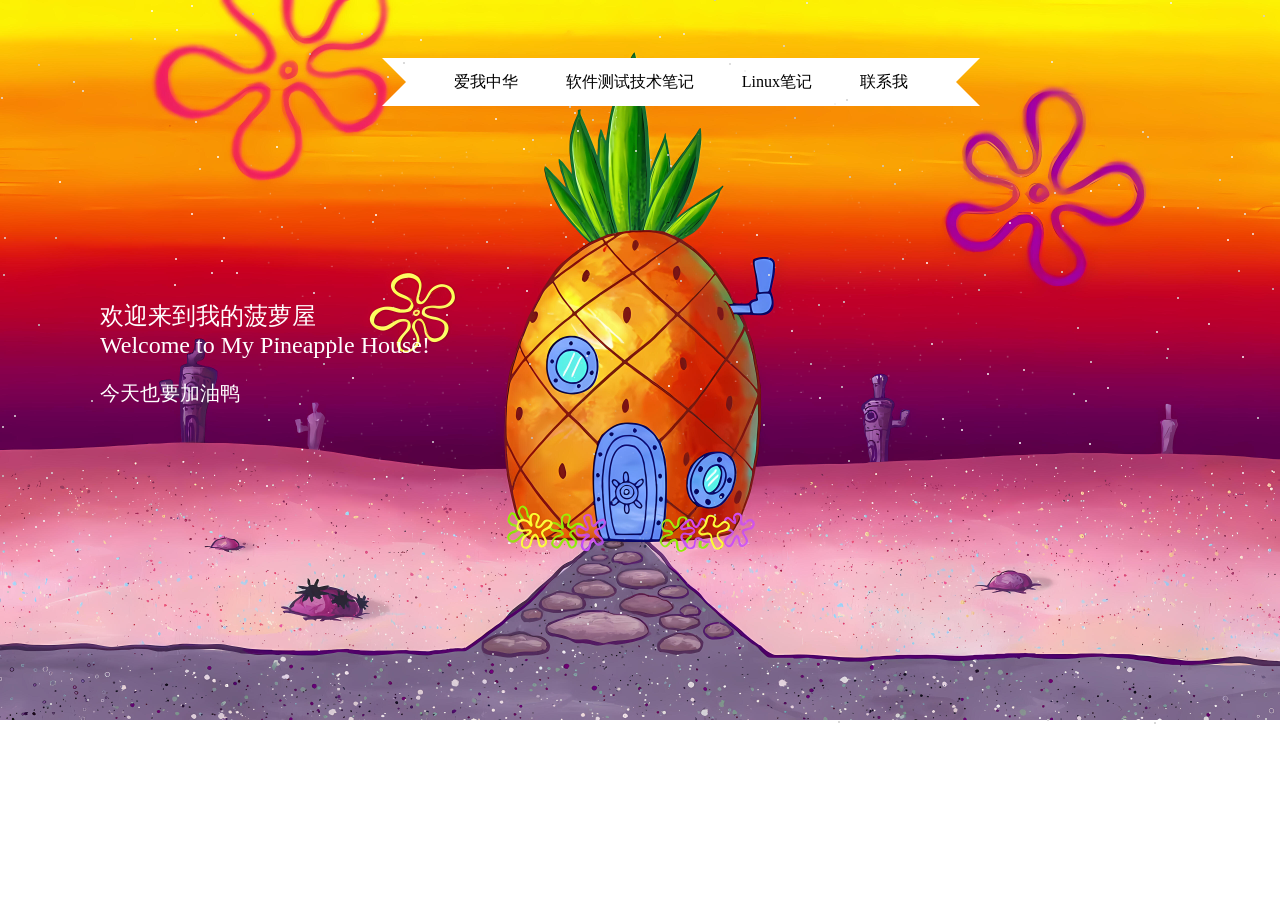
<file: index.html>
<!DOCTYPE html>
<html>

<head>
    <meta charset="utf-8">
    <title>主页</title>
    <style>
        * {
            margin: 0;
            padding: 0
        }

        .home {
            height: 100%;
            overflow: hidden;
        }

        .content {
            perspective: 340px;
            width: 100%;
            position: relative;
        }

        h1 {
            color: white;
            text-align: center;
        }

        span {
            display: block;
            text-align: center;
        }

        .stars {
            position: absolute;
            top: 50%;
            left: 50%;
            width: 2px;
            height: 2px;
            z-index: 999;
            border-radius: 50%;
            box-shadow: -447px 387px #c4c4c4, -401px 118px #fafafa, -109px 217px #d9d9d9, -680px -436px #e3e3e3, 514px 360px #cccccc, -708px 298px #e8e8e8, -696px -270px #ededed, 116px -128px #f7f7f7, 179px 35px white, -404px -90px whitesmoke, -331px -309px #c4c4c4, -363px -24px #d1d1d1, 277px 416px #fafafa, -145px -244px whitesmoke, 123px 62px #d4d4d4, -407px 418px #d9d9d9, 535px 237px #d9d9d9, -466px -78px #f7f7f7, 257px 287px #dedede, 327px -398px #e0e0e0, -602px -38px #c2c2c2, 128px 398px #e6e6e6, 274px -446px #d1d1d1, -602px -298px #c7c7c7, 526px -5px #c4c4c4, -90px -158px #fcfcfc, 5px 294px whitesmoke, -633px 229px #c4c4c4, -475px 427px #dedede, 586px -453px #f2f2f2, 180px -432px #c7c7c7, -637px -88px #cfcfcf, -453px 308px #d6d6d6, -111px 1px #d9d9d9, 573px -450px #ededed, 198px 300px #d6d6d6, -355px 166px #dedede, -715px 13px #e3e3e3, 262px -104px #d1d1d1, 147px 325px #dbdbdb, 1px 399px #dbdbdb, 286px -100px white, 43px -329px #e8e8e8, 617px 55px #d9d9d9, -168px -392px #cccccc, 84px 219px #c9c9c9, 507px -226px #d9d9d9, -327px -70px #e6e6e6, 386px -212px #c4c4c4, -717px 4px #cfcfcf, 502px -231px #e3e3e3, 302px 56px #ededed, 649px 341px #c7c7c7, 569px 350px #c9c9c9, 516px -31px #e6e6e6, 689px 447px #c2c2c2, 591px -206px #fafafa, 422px -137px #e6e6e6, -510px -324px #cccccc, -649px 287px #c2c2c2, -194px -48px #f7f7f7, -279px -329px #d1d1d1, -406px 478px #dbdbdb, -735px -87px #c9c9c9, 30px -197px #dedede, -564px 233px #e6e6e6, -486px -324px #ededed, -54px -7px #ededed, -441px -194px #e3e3e3, -133px -95px #e0e0e0, -722px -73px #d6d6d6, 595px 423px #ededed, 568px -39px #ededed, 370px 377px #d1d1d1, -419px -102px #fcfcfc, -450px 109px #c4c4c4, -57px -119px #d1d1d1, -582px 150px #e6e6e6, 206px -263px #cfcfcf, 582px -461px #c9c9c9, -268px -141px #d9d9d9, -148px 291px #c7c7c7, 254px -179px #c9c9c9, 725px 424px #f0f0f0, 391px -150px #ebebeb, 89px -299px #d4d4d4, 170px 1px #c9c9c9, 243px 209px #c7c7c7, 27px 460px #c9c9c9, -465px -380px #d4d4d4, 530px -360px whitesmoke, -626px 53px #e0e0e0, 706px 218px #d9d9d9, 40px -82px #cccccc, -5px -212px #e6e6e6, -742px 33px #ebebeb, -714px 478px #e0e0e0, -585px -125px #cccccc, -216px 348px #cfcfcf, 601px 332px #ededed, 344px -88px #c4c4c4, 659px -22px #d1d1d1, -411px 188px #d6d6d6, -423px -206px #fcfcfc, -359px -136px #cfcfcf, 612px 406px whitesmoke, 725px 96px whitesmoke, 363px -446px white, -204px 325px #c9c9c9, 740px 176px #fafafa, -489px -352px white, -638px 64px #dbdbdb, 537px -65px #dbdbdb, 151px -32px #ebebeb, 681px 212px #fcfcfc, 604px -149px #e6e6e6, -542px -398px #c4c4c4, -707px 66px whitesmoke, -381px 258px #cfcfcf, -30px 332px #d6d6d6, 512px -381px #c9c9c9, 195px 288px #cccccc, -278px 479px #c7c7c7, 27px -208px #d6d6d6, -288px 15px white, -680px 248px #dedede, 433px 31px #c9c9c9, 150px -206px #d4d4d4, -79px 247px white, -594px 115px #e0e0e0, 99px 292px #e0e0e0, 673px -269px #dedede, -257px -64px #d1d1d1, 449px 81px #f2f2f2, 18px -99px #d1d1d1, -694px 415px #f7f7f7, 240px 264px #e0e0e0, 450px -172px white, 383px 7px #e8e8e8, 338px -73px #c9c9c9, 291px -19px #ebebeb, 659px 137px #d1d1d1, 602px -6px #fcfcfc, 554px 249px #ebebeb, 625px 356px #d9d9d9, 579px -183px #d6d6d6, -20px 250px white, -401px 431px #c4c4c4, -645px -232px #cccccc, -265px -148px white, 553px 258px #d1d1d1, 166px -360px #ebebeb, 719px 51px #ededed, 612px -129px #ebebeb, -465px -104px #f2f2f2, -154px -121px #d9d9d9, -1px 330px #f2f2f2, -666px 248px #f7f7f7, -720px 264px #ededed, 148px -365px #e6e6e6, -388px -349px #c4c4c4, 128px -88px #e3e3e3, -683px -274px #fafafa, -341px 41px #c9c9c9, -59px -471px #f0f0f0, -3px -427px #c2c2c2, 418px 167px #d6d6d6, 343px 247px #c7c7c7, 623px -347px #d1d1d1, 716px -217px white, 243px -409px whitesmoke, -75px -126px #d6d6d6, -730px -91px #c9c9c9, -210px -397px #cfcfcf, -349px 180px #c9c9c9, -567px -281px #e0e0e0, -460px 381px #fcfcfc, -310px -22px #ededed, 450px -1px #dbdbdb, -405px -328px #e3e3e3, 5px 332px #d6d6d6, -294px 302px #fcfcfc, -398px 97px whitesmoke, -696px 325px #cfcfcf, -589px 110px #d6d6d6, 353px -411px #dbdbdb, -697px -318px #ebebeb, -114px -72px #f0f0f0, 259px -193px #fcfcfc, 60px 26px #e6e6e6, -63px -232px white, 205px -372px #f7f7f7, -464px -333px #f2f2f2, -374px 123px white, -377px -386px #c7c7c7, -80px 337px #cccccc, 478px -178px #dbdbdb, 222px 420px #ebebeb, -707px 99px #c4c4c4, 716px -132px #fafafa, -253px -286px #e3e3e3, 646px 178px #f0f0f0, 201px 24px #d1d1d1, 178px -58px #c7c7c7, -557px 368px #ededed, 0px 219px #d9d9d9, -266px -269px #cccccc, 242px -197px #c9c9c9, -419px 193px #c2c2c2, -47px 91px #c7c7c7, -109px 75px #c2c2c2, -146px -453px #d6d6d6, 671px -350px #f2f2f2, 421px -91px #d9d9d9, 738px 19px #ededed, -316px -155px #dedede, 419px 244px #fcfcfc, -278px -418px #d6d6d6, -581px -181px #fcfcfc, 139px 264px #d9d9d9, 691px -11px #ebebeb, -622px 402px #c2c2c2, 219px 396px #f0f0f0, -149px -423px white, -716px -78px #d9d9d9, -590px 341px #e6e6e6, -208px 79px #d6d6d6, -227px -24px #f7f7f7, 239px 262px #d1d1d1, 740px 443px #f7f7f7, 509px 134px #d6d6d6, -555px 232px #e8e8e8, -67px -427px #cfcfcf, -368px 250px #f7f7f7, 715px -415px #fafafa, 411px -301px #f0f0f0, -322px 287px #d9d9d9, -429px -90px #f2f2f2, -327px -387px #f0f0f0, -491px 183px #c2c2c2, -133px 250px #d4d4d4, 538px 139px #e3e3e3, -417px -125px #f0f0f0, 653px -351px #e6e6e6, -549px 38px #d4d4d4, 602px 110px whitesmoke, 415px 105px #e0e0e0, -733px -371px #cfcfcf, 286px 403px #d4d4d4, 11px 320px #c4c4c4, -597px 158px whitesmoke, 716px -350px whitesmoke, 321px 67px #fafafa, -237px -300px #cfcfcf, 74px 152px #c9c9c9, 587px -123px #fcfcfc, 699px -332px whitesmoke, 399px 355px #f7f7f7, -323px 314px #dbdbdb, 89px 416px #c7c7c7, 445px 38px #e3e3e3, 572px 122px #c4c4c4, -258px 372px white, 49px 306px #d9d9d9, 437px -35px #dedede, 566px 174px #f2f2f2, 732px -299px whitesmoke, -410px 394px #ededed, 131px -415px white, 19px -326px #e8e8e8, -700px -188px #d1d1d1, 96px -1px #e0e0e0, -328px -396px #f0f0f0, -117px -214px #fcfcfc, -53px 261px #ebebeb, 80px 134px #d6d6d6, -364px -216px white, -636px -125px #dbdbdb, -639px -265px #e3e3e3, 208px 98px #c7c7c7, 172px 467px #e0e0e0, 435px 309px #e3e3e3, 194px -259px #f0f0f0, 209px -186px #c9c9c9, -312px 418px #fafafa, 229px 407px #c9c9c9, -449px -357px #fafafa, 674px 121px #e8e8e8, 608px -429px #ebebeb, -431px -428px #cfcfcf, 105px 462px #e3e3e3, -179px -372px #e3e3e3, 143px -317px #d6d6d6, -449px -149px #fafafa, -544px 250px #dedede, -220px -323px whitesmoke, 658px 8px whitesmoke, -656px -244px #e8e8e8, 347px 11px whitesmoke, 694px -230px #f7f7f7, -317px 1px #c4c4c4, 28px 23px #fcfcfc, -382px 321px #dbdbdb, 632px -74px #c4c4c4, 154px -245px #c2c2c2, -553px 337px #d6d6d6, -48px -243px #d1d1d1, 92px -391px #cccccc, -71px -256px #cfcfcf, -372px 57px #d9d9d9, 369px -140px #fcfcfc, 675px 81px #c2c2c2, -663px 254px #cccccc, 703px -203px #ededed, 74px -363px #c2c2c2, 643px -458px #d1d1d1, 198px 359px #cccccc, 265px 309px #d4d4d4, -353px -368px #e8e8e8, -465px 439px whitesmoke, 693px 360px #c9c9c9, 634px -397px #d1d1d1, 467px 25px whitesmoke, -558px -272px #e6e6e6, 671px 69px #dbdbdb, 407px 357px #cfcfcf, 379px 80px white, 10px -203px #c9c9c9, 104px -292px #f0f0f0, -667px -29px #d1d1d1, 557px -155px #e6e6e6, -505px 115px #cfcfcf, -605px 164px #f2f2f2, -108px -223px #e0e0e0, 523px -156px #ebebeb, 691px 230px white, -507px -13px #d1d1d1, -349px 332px #dedede, 520px 266px whitesmoke, -66px -250px #e6e6e6, -496px -449px #ebebeb, 414px -170px #dedede, -649px 230px #ebebeb, 598px -92px #c7c7c7, -638px 113px #c2c2c2, 151px 363px #f7f7f7, -445px -241px #f0f0f0, 527px -14px #dedede, 203px -61px #cfcfcf, -716px -284px #ebebeb, -525px 134px #c2c2c2;
            animation: fly 15s linear infinite;
            transform-style: preserve-3d;
        }

        .stars:before,
        .stars:after {
            content: "";
            position: absolute;
            width: inherit;
            height: inherit;
            box-shadow: inherit;
        }

        .stars:before {
            transform: translateZ(-300px);
            opacity: .6;
        }

        .stars:after {
            transform: translateZ(-600px);
            opacity: .4;
        }

        @keyframes fly {
            from {
                transform: translateZ(0px);
                opacity: .6;
            }

            to {
                transform: translateZ(200px);
                opacity: .8;
            }
        }

        .title {
            position: absolute;
            display: flex;
            justify-content: left;
            left: 100px;
            right: 0;
            top: 300px;
            margin: auto;
            bottom: 0;
            color: #fff;
            font-size: 24px;
            font-weight: 500;
        }

        .titles {
            position: absolute;
            display: flex;
            justify-content: left;
            left: 100px;
            right: 0;
            top: 380px;
            margin: auto;
            bottom: 0;
            color: #fff;
            font-size: 20px;
            font-weight: 500;
        }


        @keyframes downs {
            from {
                transform: translatey(0px);
                opacity: .6;
            }

            to {
                transform: translatey(30px);
                opacity: .8;
            }
        }

        .ribbon {
            display: flex;
            justify-content: center;
            position: absolute;
            right: 300px;
            top: 50px;
            margin: auto;
        }

        .ribbon:after,
        .ribbon:before {
            margin-top: 0.5em;
            content: "";
            display: flex;
            ;
            border: 1.5em solid #fff;
        }

        .ribbon:after {
            border-right-color: transparent;
        }

        .ribbon:before {
            border-left-color: transparent;
        }

        .ribbon a:link,
        .ribbon a:visited {
            color: #000;
            text-decoration: none;
            height: 3.5em;
            overflow: hidden;
        }

        .ribbon span {
            background: #fff;
            display: inline-block;
            line-height: 3em;
            padding: 0 1.5em;
            margin-top: 0.5em;
            position: relative;
            -webkit-transition: background-color 0.2s, margin-top 0.2s;
            /* Saf3.2+, Chrome */
            -moz-transition: background-color 0.2s, margin-top 0.2s;
            /* FF4+ */
            -ms-transition: background-color 0.2s, margin-top 0.2s;
            /* IE10 */
            -o-transition: background-color 0.2s, margin-top 0.2s;
            /* Opera 10.5+ */
            transition: background-color 0.2s, margin-top 0.2s;
        }

        .ribbon a:hover span {
            background: #FFD204;
            margin-top: 0;
        }

        .ribbon span:before {
            content: "";
            position: absolute;
            top: 3em;
            left: 0;
            border-right: 0.5em solid #9B8651;
            border-bottom: 0.5em solid #fff;
        }

        .ribbon span:after {
            content: "";
            position: absolute;
            top: 3em;
            right: 0;
            border-left: 0.5em solid #9B8651;
            border-bottom: 0.5em solid #fff;
        }

        .introduce {
            display: flex;
            flex-direction: column;
        }

        .introduce_item {
            display: flex;
            justify-content: center;
            margin-top: 60px;
        }

        .introduce_item_img {
            width: 800px;
            height: 500px;
        }

        .introduce_item_title {
            width: 300px;
            font-size: 18px;
            line-height: 36px;
            align-self: center;
            padding-left: 100px;
        }

        .introduce_item_titles {
            width: 300px;
            font-size: 18px;
            line-height: 36px;
            align-self: center;
            padding-right: 100px;
        }

        audio {
            position: fixed;
            bottom: 50px;
            right: 0;
        }

        .music_img {
            position: fixed;
            bottom: 50px;
            right: 50px;
            width: 40px;
            height: 30px;
            animation: muscis 5s linear infinite;
        }

        @keyframes muscis {
            from {
                transform: rotate (0deg);
                opacity: .6;
            }

            to {
                transform: rotate(360deg);
                opacity: .8;
            }
        }

        #footer {
            display: flex;
            justify-content: center;
            margin-top: 50px;
            overflow: hidden;
        }
    </style>

</head>

<body>
    <div class="home">
        <div class="content">
            <div class="stars"></div>
            <img class="bgc" src="1.jpg" width="100%" alt="">
            <h3 class="title">欢迎来到我的菠萝屋 <br> Welcome to My Pineapple House!</h3>
            <h3 class="titles">今天也要加油鸭</h3>
            <div class='ribbon'>
                <a href='page2.html'><span>爱我中华</span></a>
                <a href='软件测试技术.html'><span>软件测试技术笔记</span></a>
                <a href='Linux.html'><span>Linux笔记</span></a>
                <a href='联系我.html'><span>联系我</span></a>
            </div>
        </div>

    </div>
</body>
<script>
    let mucics = document.getElementById('audio')
    document.body.addEventListener('mousemove', function () {
        setTimeout(() => {
            mucics.play();
        }, 2000);
    }, false);
</script>

</html>
</file>
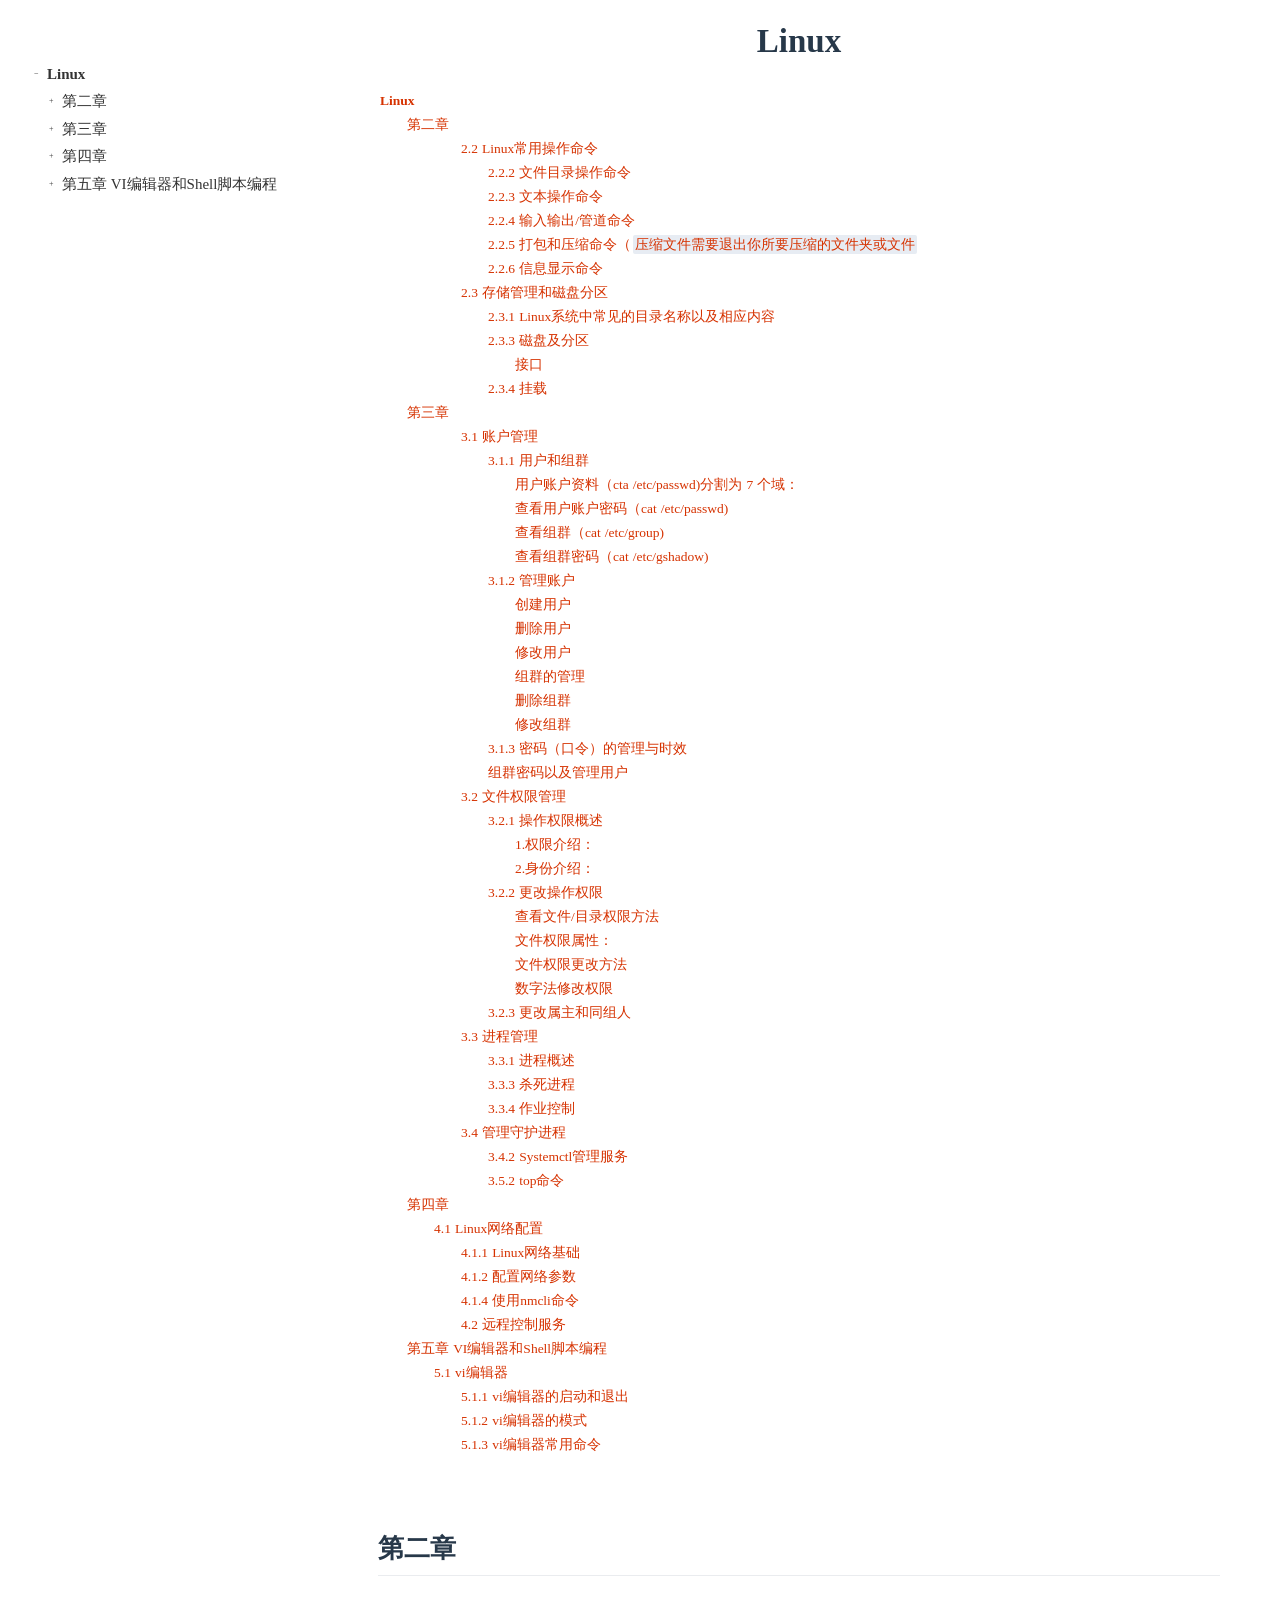
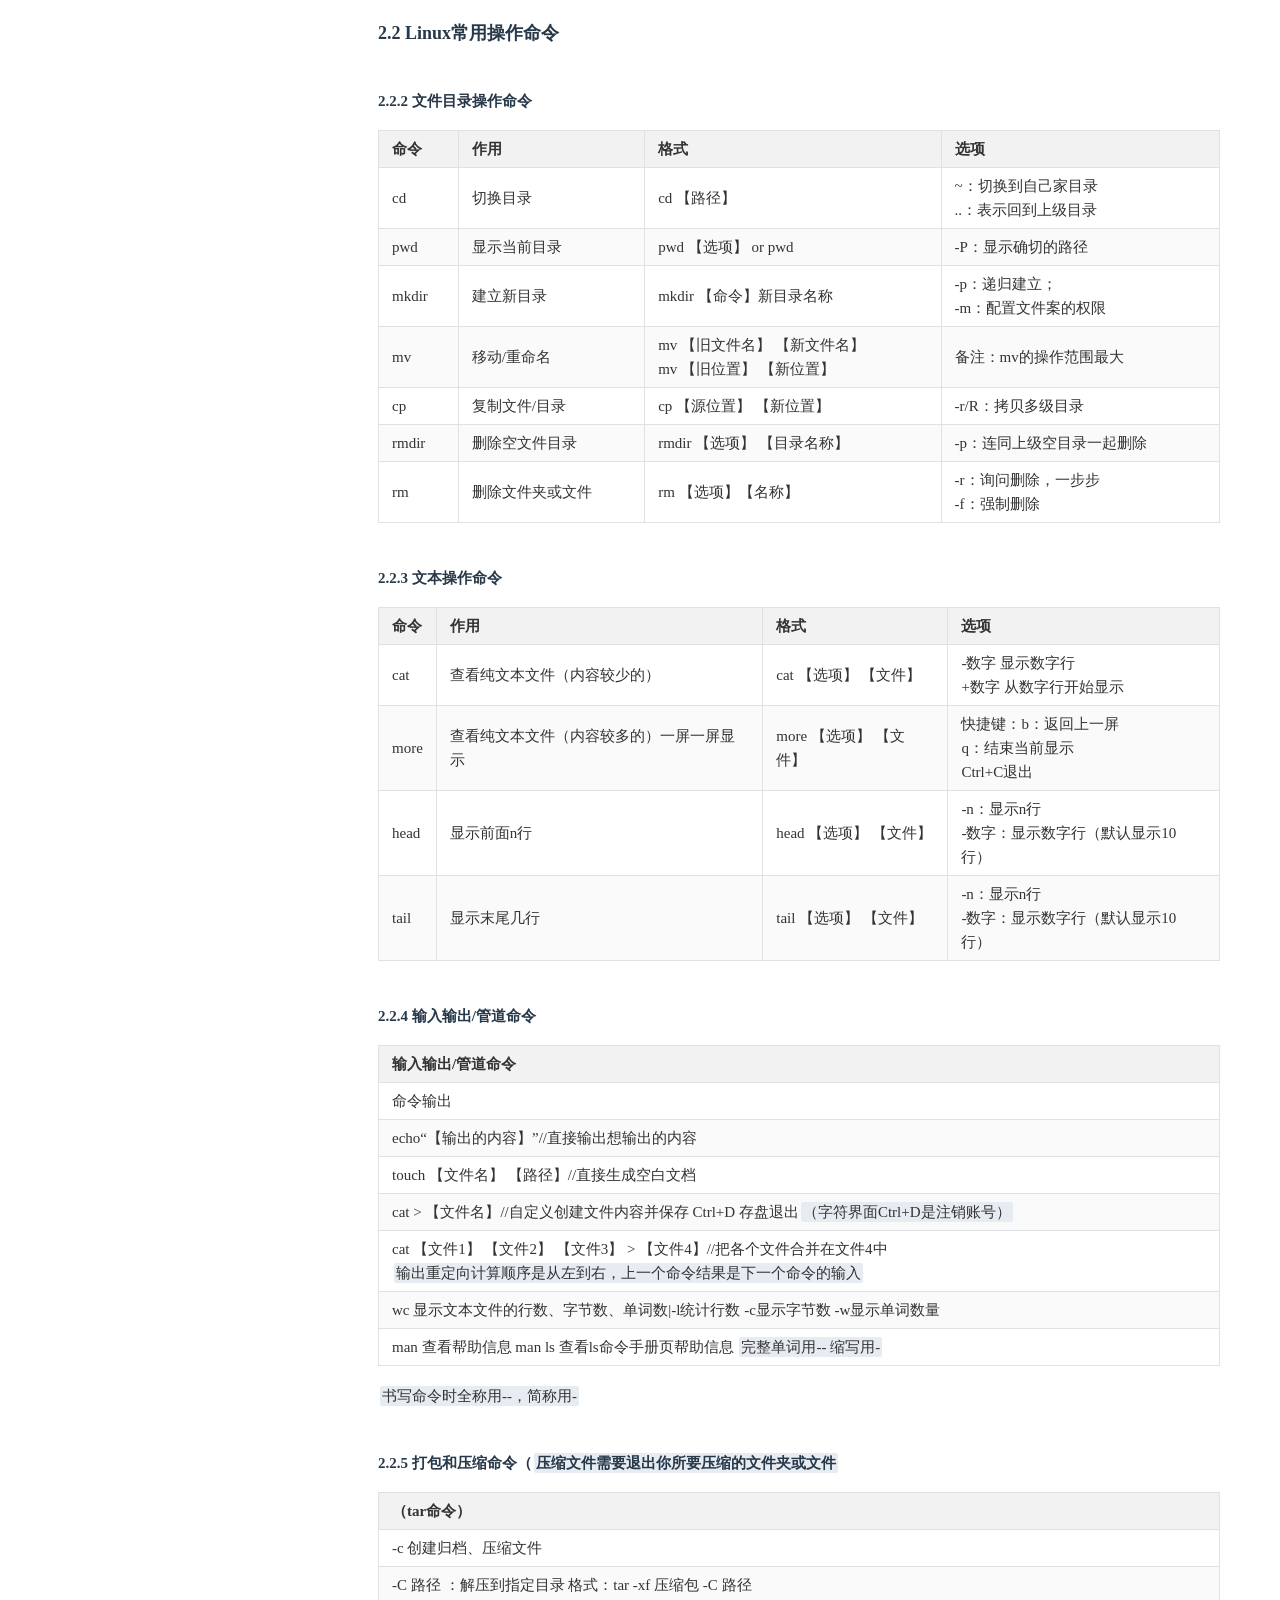
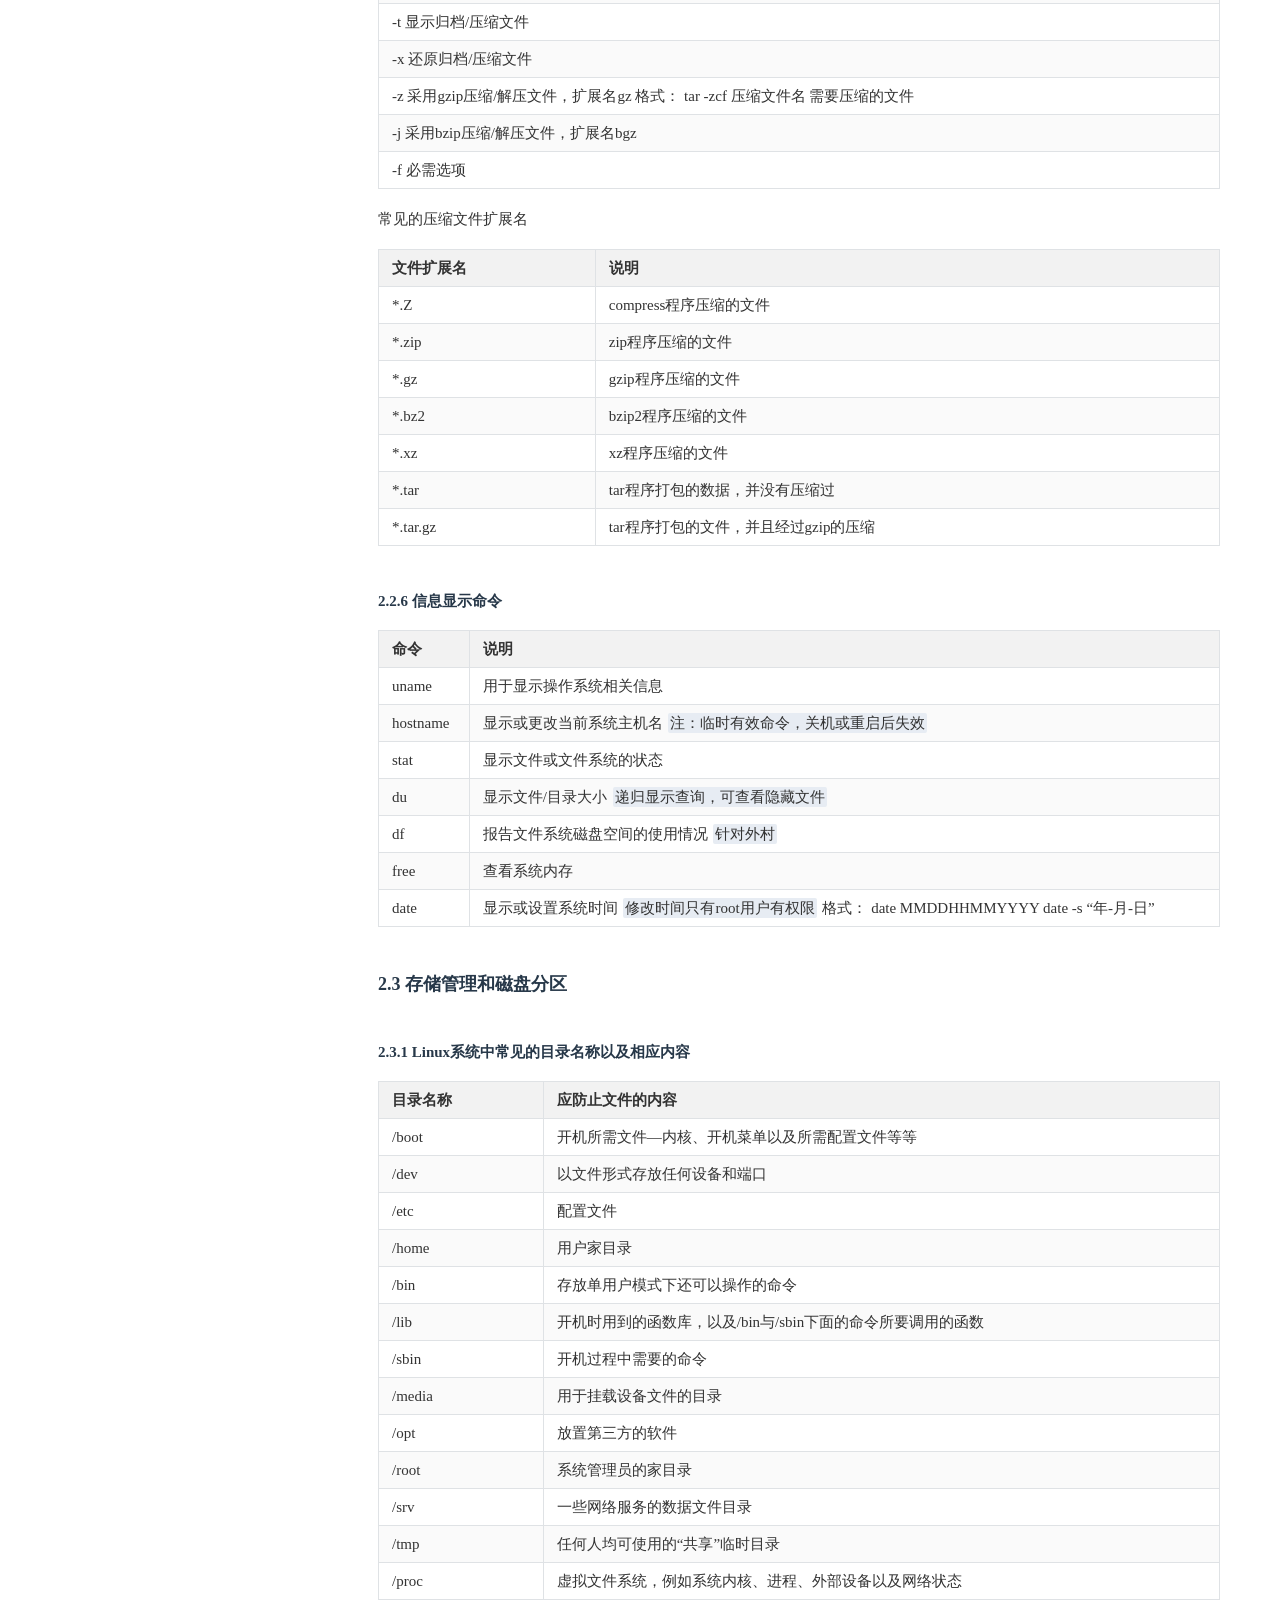
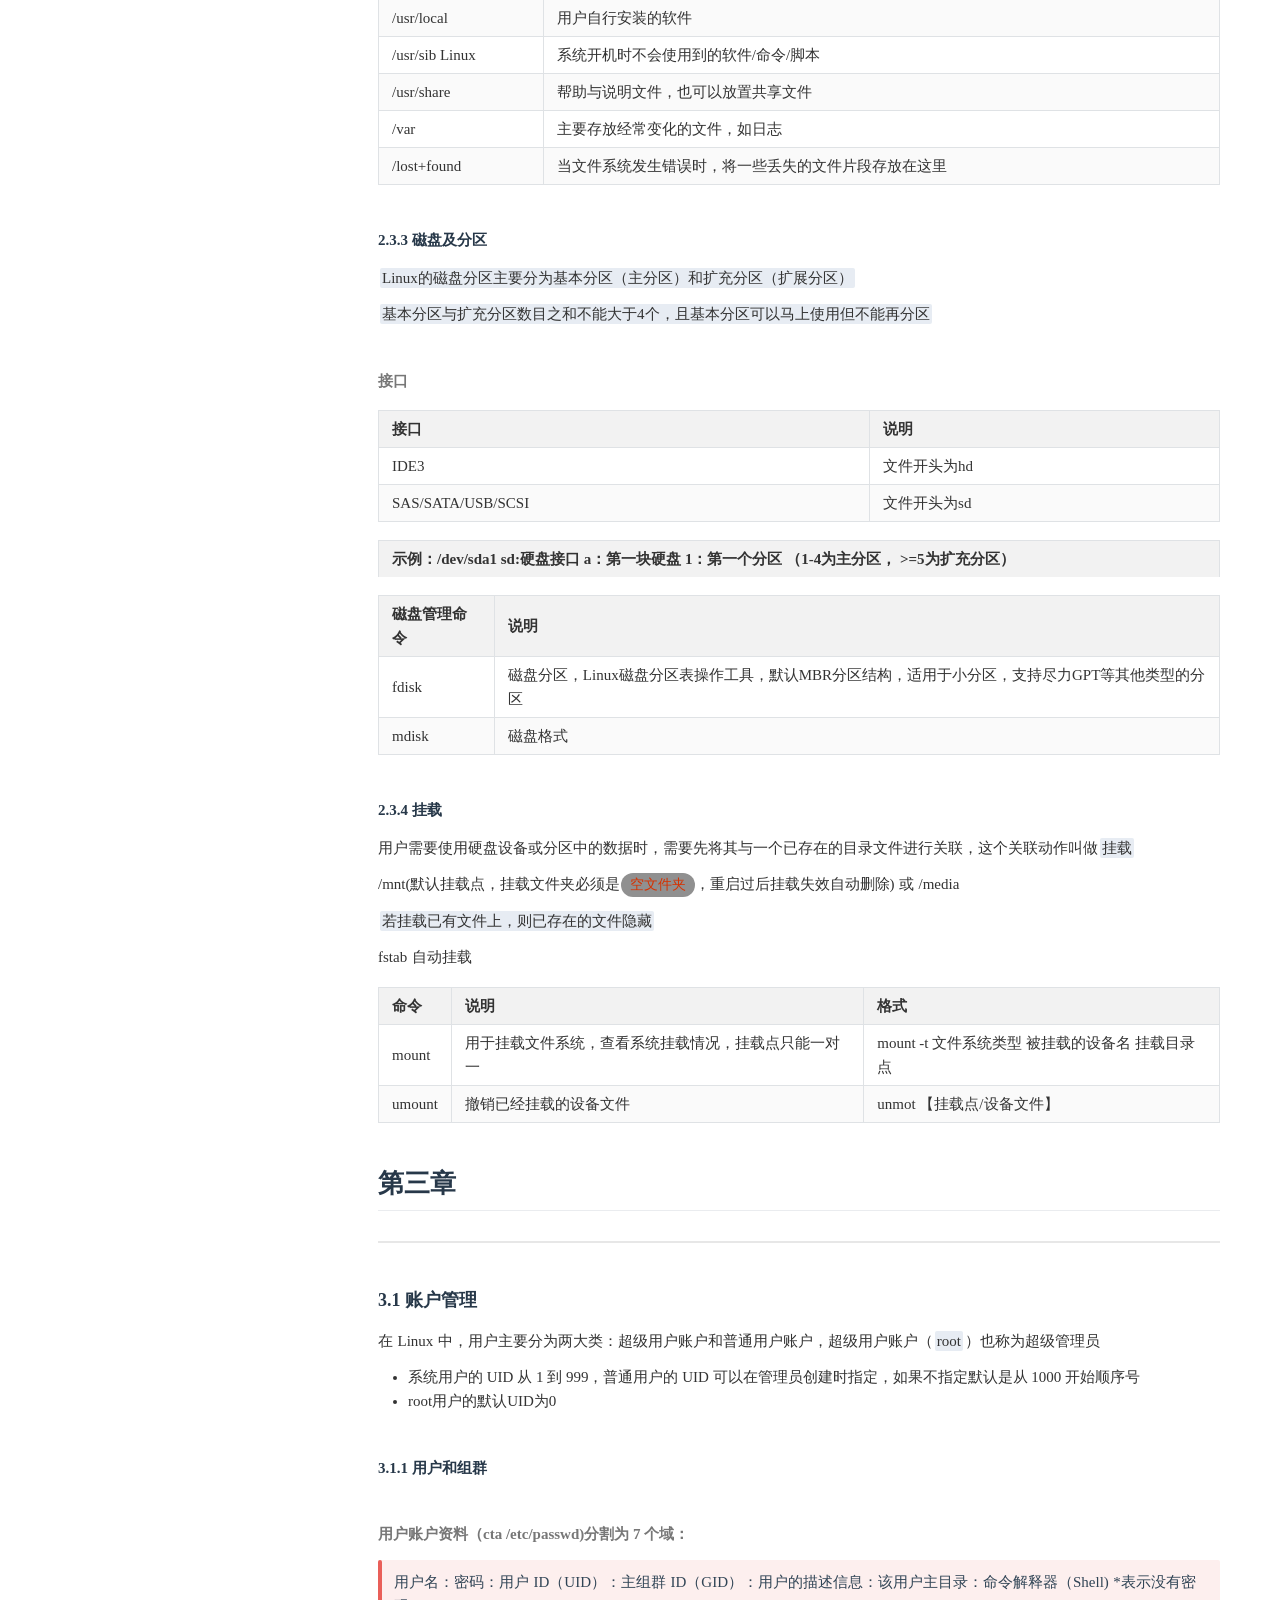
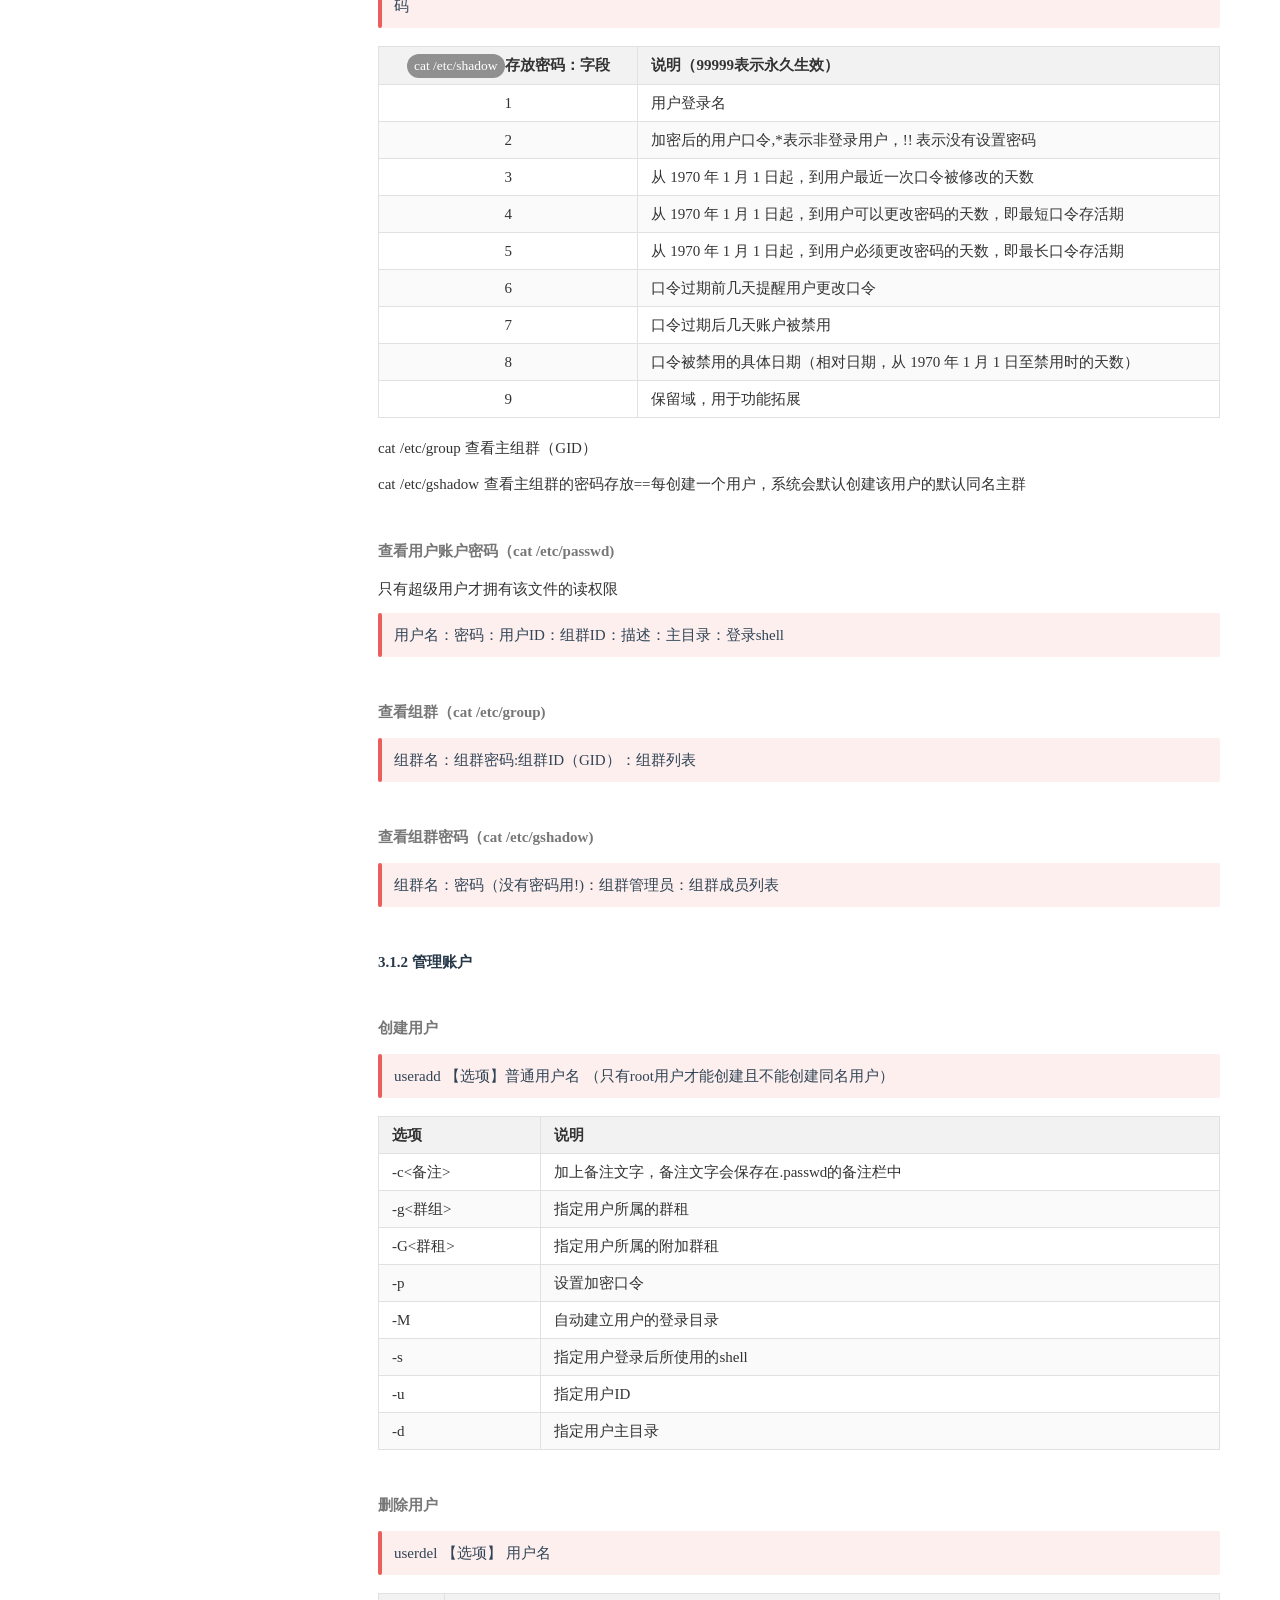
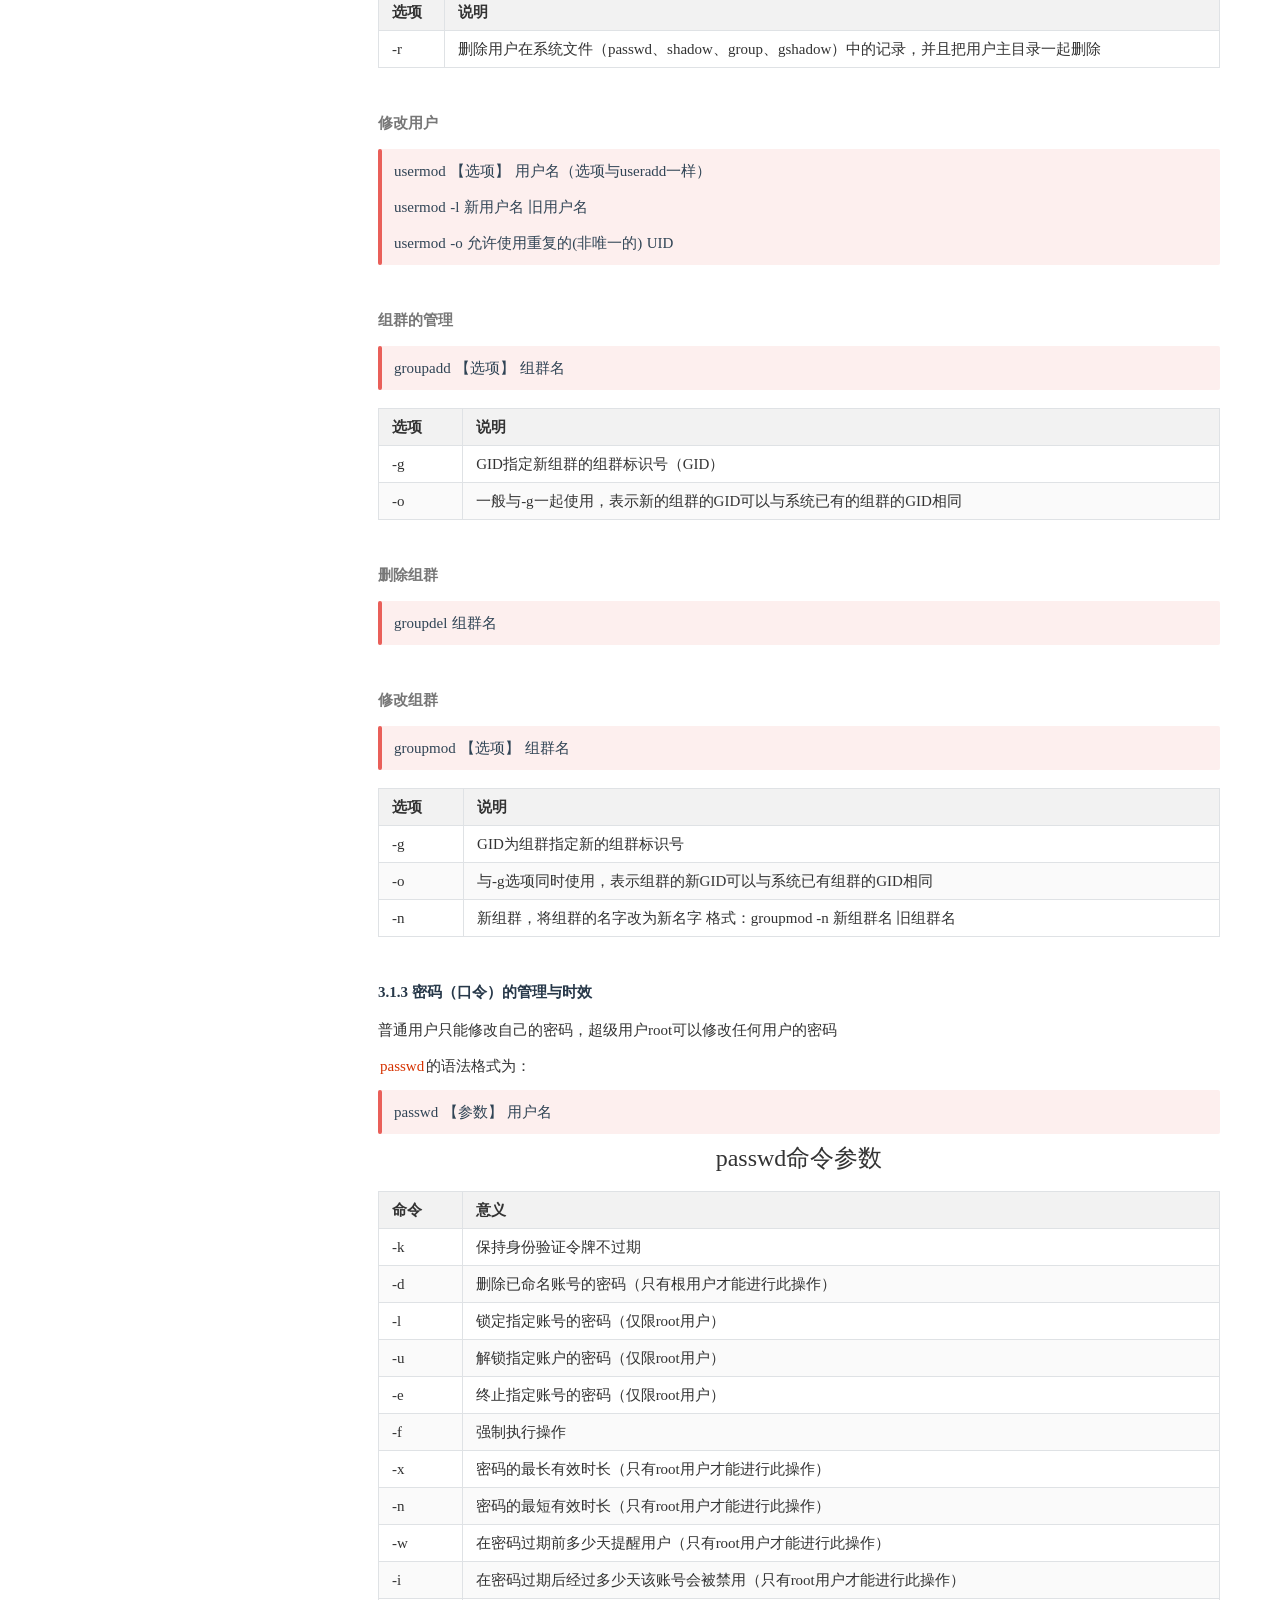
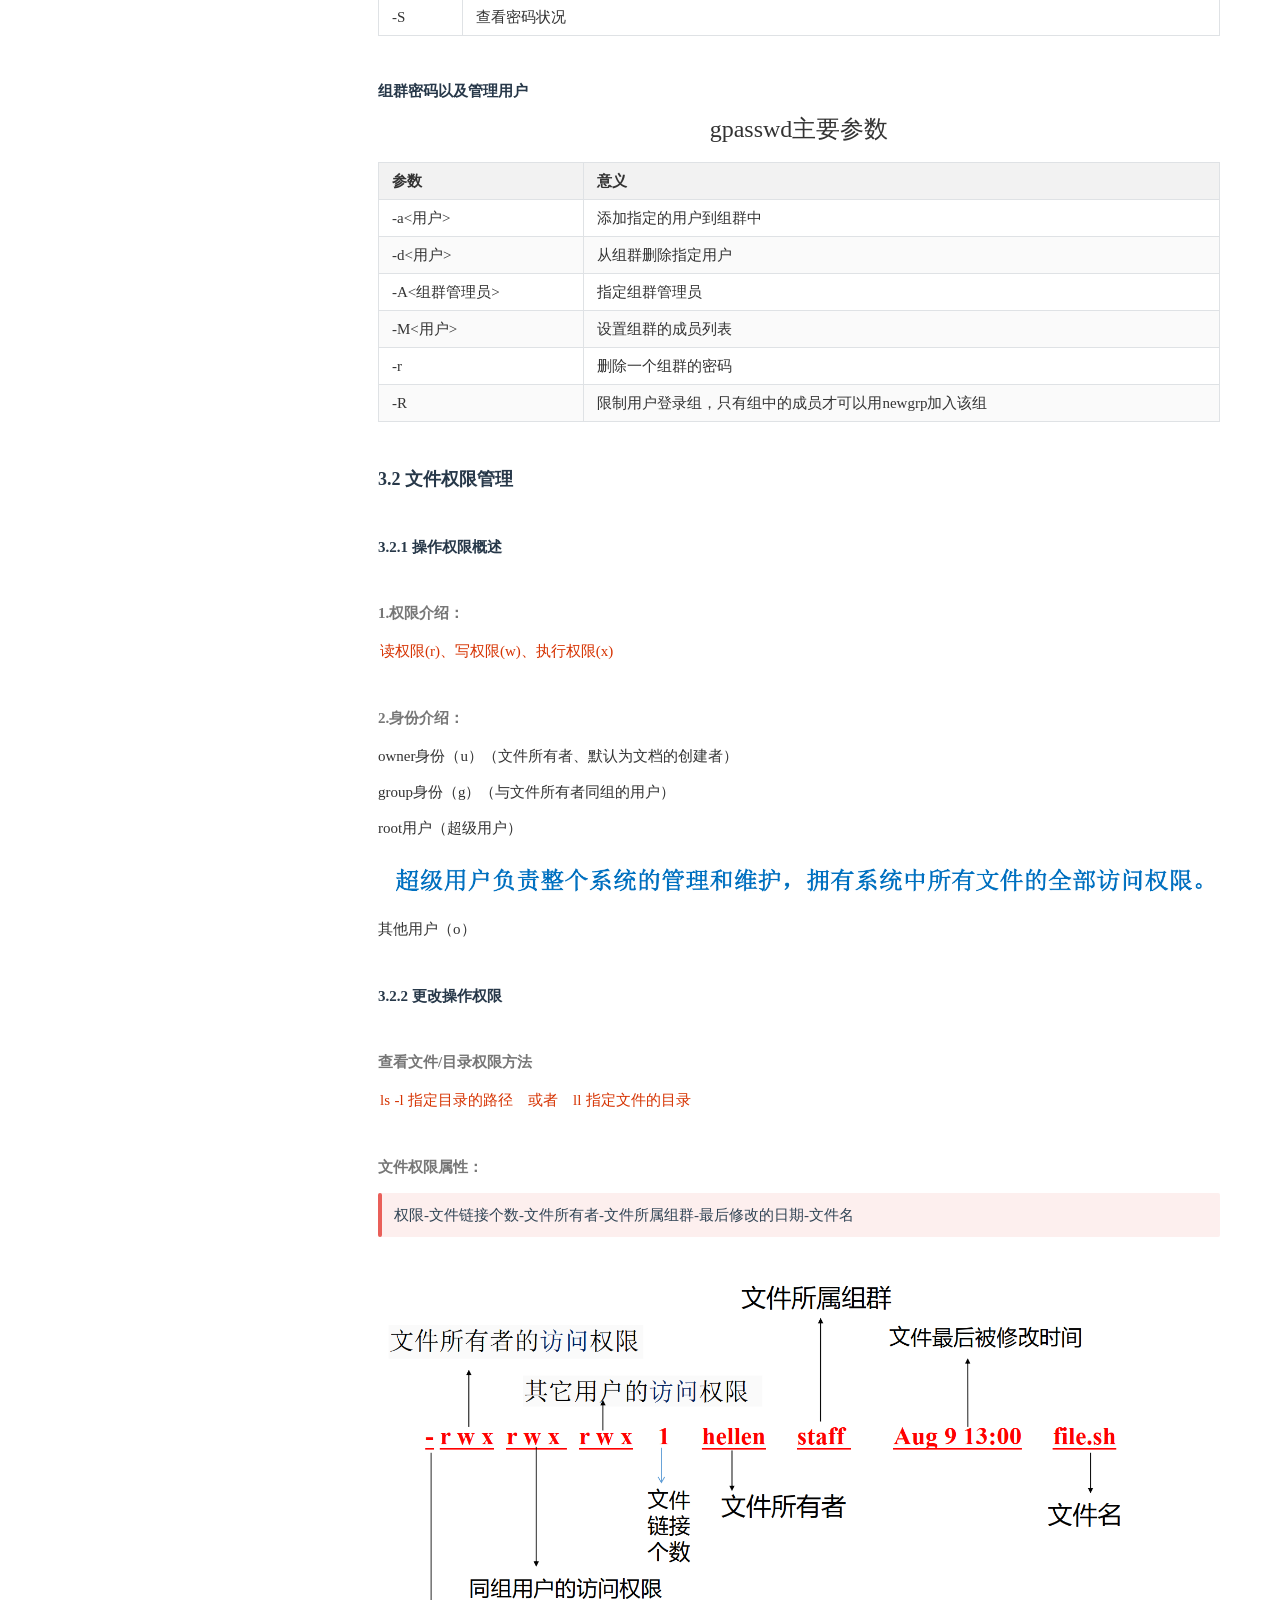
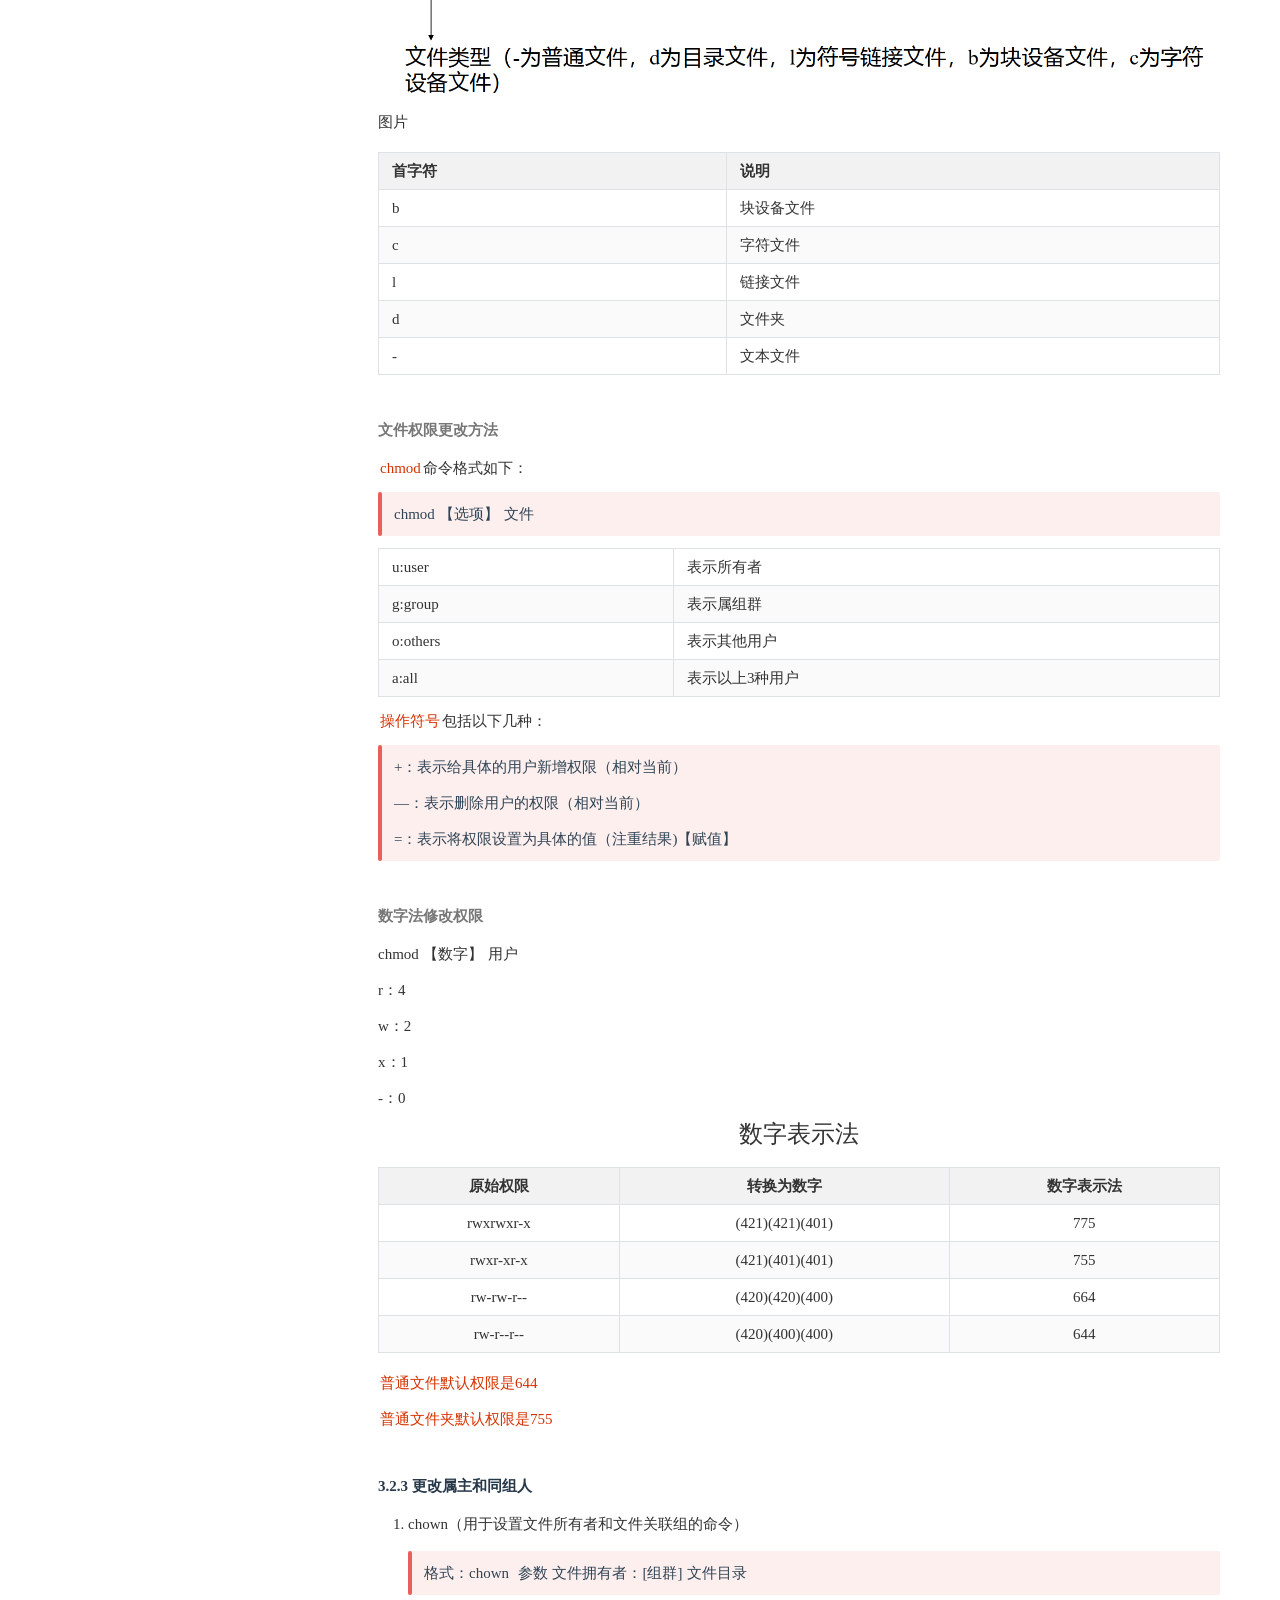
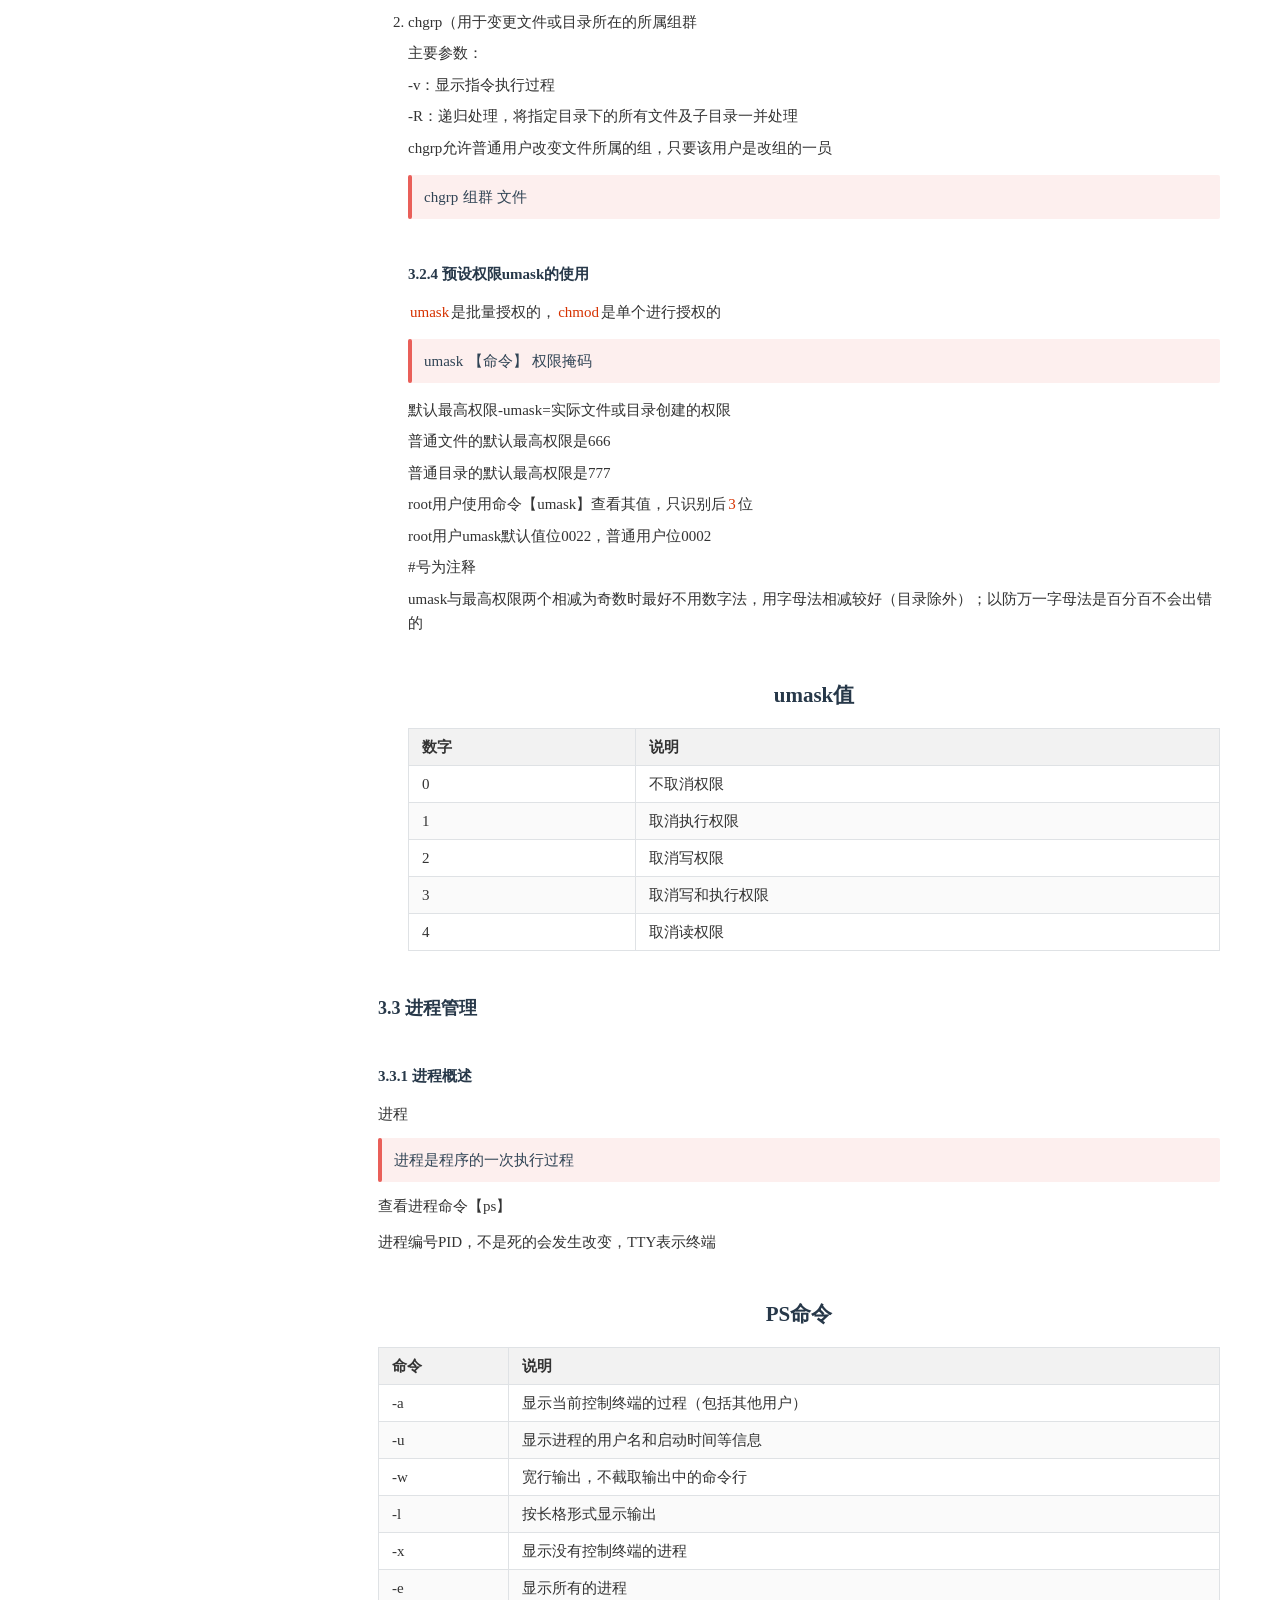
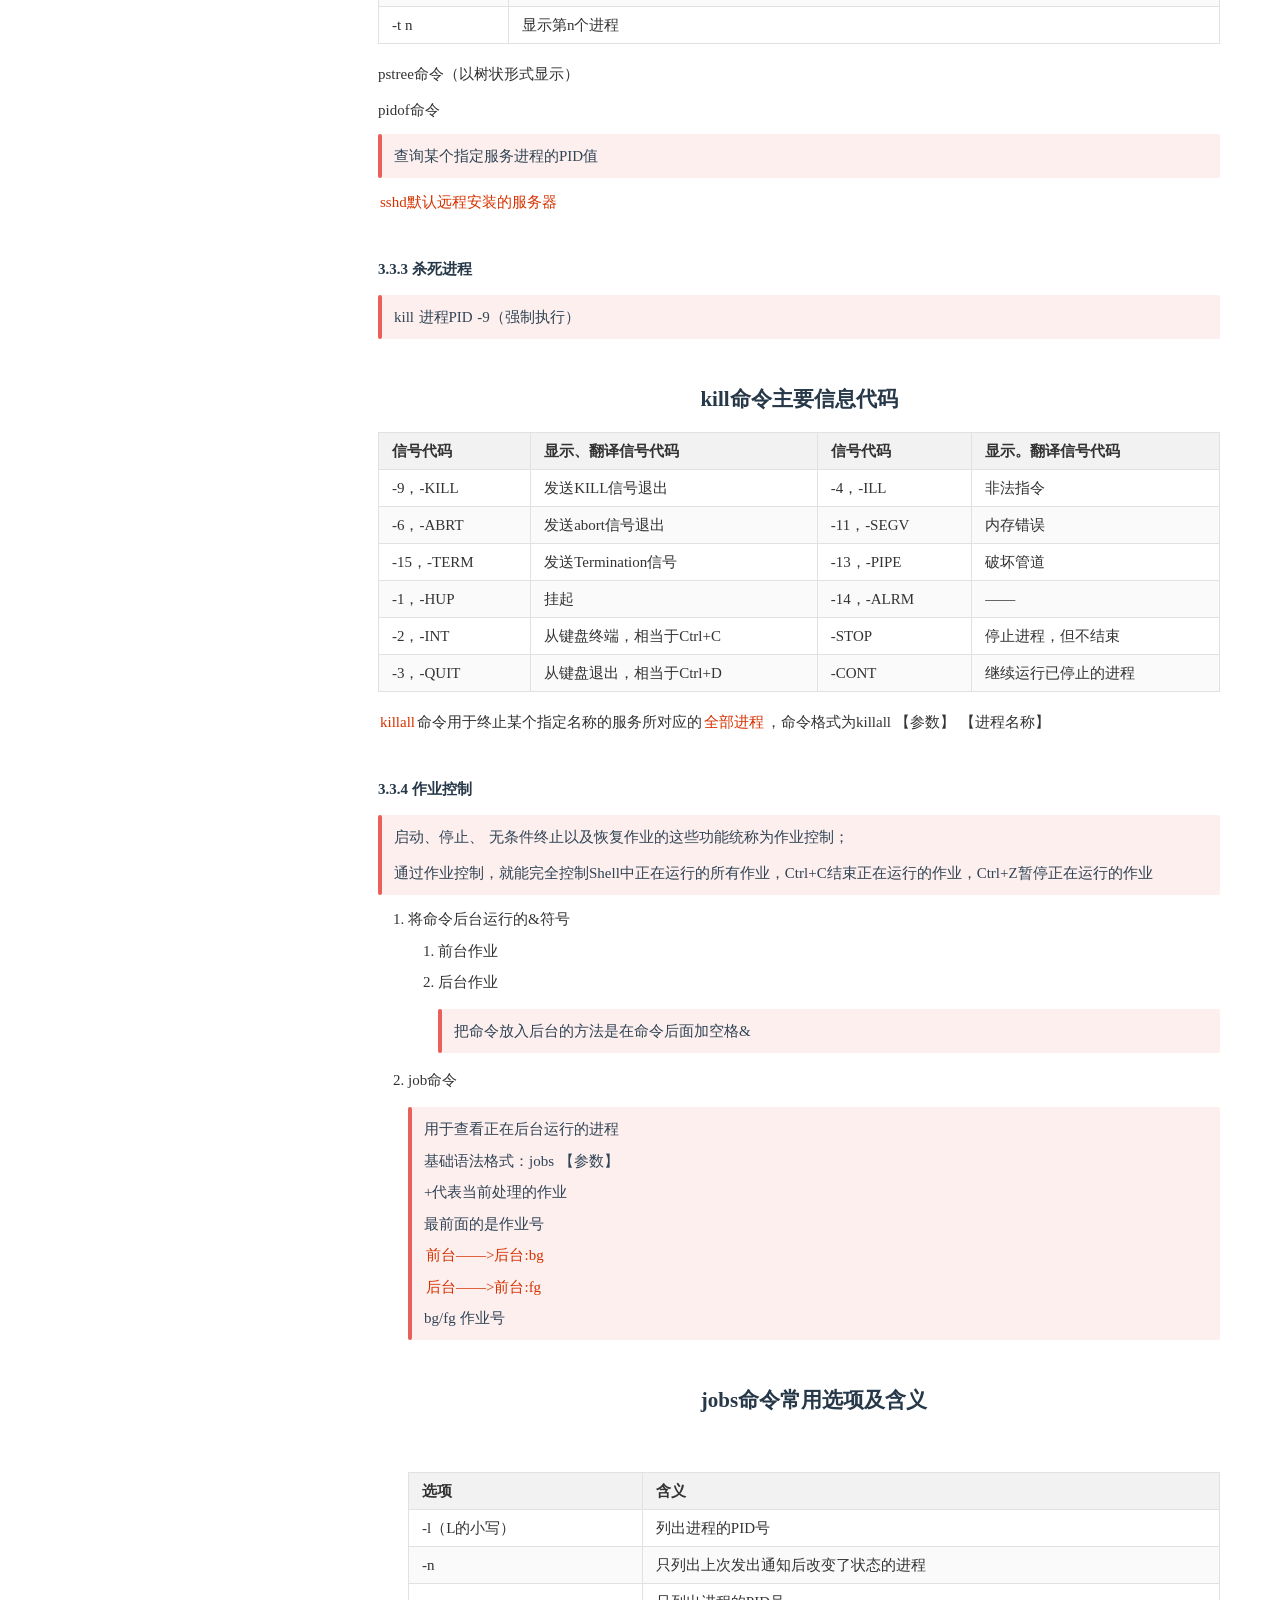
<file: Linux.html>
<!doctype html><html style='font-size:15px !important'><head><meta charset='UTF-8'><meta name='viewport' content='width=device-width initial-scale=1'><style type='text/css'>html {overflow-x: initial !important;}:root { --bg-color:#ffffff; --text-color:#333333; --select-text-bg-color:#B5D6FC; --select-text-font-color:auto; --monospace:"Lucida Console",Consolas,"Courier",monospace; --title-bar-height:20px; }.mac-os-11 { --title-bar-height:28px; }html { font-size: 14px; background-color: var(--bg-color); color: var(--text-color); font-family: "Helvetica Neue", Helvetica, Arial, sans-serif; -webkit-font-smoothing: antialiased; }body { margin: 0px; padding: 0px; height: auto; inset: 0px; font-size: 1rem; line-height: 1.42857; overflow-x: hidden; background: inherit; tab-size: 4; }iframe { margin: auto; }a.url { word-break: break-all; }a:active, a:hover { outline: 0px; }.in-text-selection, ::selection { text-shadow: none; background: var(--select-text-bg-color); color: var(--select-text-font-color); }#write { margin: 0px auto; height: auto; width: inherit; word-break: normal; overflow-wrap: break-word; position: relative; white-space: normal; overflow-x: visible; padding-top: 36px; }#write.first-line-indent p { text-indent: 2em; }#write.first-line-indent li p, #write.first-line-indent p * { text-indent: 0px; }#write.first-line-indent li { margin-left: 2em; }.for-image #write { padding-left: 8px; padding-right: 8px; }body.typora-export { padding-left: 30px; padding-right: 30px; }.typora-export .footnote-line, .typora-export li, .typora-export p { white-space: pre-wrap; }.typora-export .task-list-item input { pointer-events: none; }@media screen and (max-width: 500px) {  body.typora-export { padding-left: 0px; padding-right: 0px; }  #write { padding-left: 20px; padding-right: 20px; }}#write li > figure:last-child { margin-bottom: 0.5rem; }#write ol, #write ul { position: relative; }img { max-width: 100%; vertical-align: middle; image-orientation: from-image; }button, input, select, textarea { color: inherit; font: inherit; }input[type="checkbox"], input[type="radio"] { line-height: normal; padding: 0px; }*, ::after, ::before { box-sizing: border-box; }#write h1, #write h2, #write h3, #write h4, #write h5, #write h6, #write p, #write pre { width: inherit; }#write h1, #write h2, #write h3, #write h4, #write h5, #write h6, #write p { position: relative; }p { line-height: inherit; }h1, h2, h3, h4, h5, h6 { break-after: avoid-page; break-inside: avoid; orphans: 4; }p { orphans: 4; }h1 { font-size: 2rem; }h2 { font-size: 1.8rem; }h3 { font-size: 1.6rem; }h4 { font-size: 1.4rem; }h5 { font-size: 1.2rem; }h6 { font-size: 1rem; }.md-math-block, .md-rawblock, h1, h2, h3, h4, h5, h6, p { margin-top: 1rem; margin-bottom: 1rem; }.hidden { display: none; }.md-blockmeta { color: rgb(204, 204, 204); font-weight: 700; font-style: italic; }a { cursor: pointer; }sup.md-footnote { padding: 2px 4px; background-color: rgba(238, 238, 238, 0.7); color: rgb(85, 85, 85); border-radius: 4px; cursor: pointer; }sup.md-footnote a, sup.md-footnote a:hover { color: inherit; text-transform: inherit; text-decoration: inherit; }#write input[type="checkbox"] { cursor: pointer; width: inherit; height: inherit; }figure { overflow-x: auto; margin: 1.2em 0px; max-width: calc(100% + 16px); padding: 0px; }figure > table { margin: 0px; }thead, tr { break-inside: avoid; break-after: auto; }thead { display: table-header-group; }table { border-collapse: collapse; border-spacing: 0px; width: 100%; overflow: auto; break-inside: auto; text-align: left; }table.md-table td { min-width: 32px; }.CodeMirror-gutters { border-right: 0px; background-color: inherit; }.CodeMirror-linenumber { user-select: none; }.CodeMirror { text-align: left; }.CodeMirror-placeholder { opacity: 0.3; }.CodeMirror pre { padding: 0px 4px; }.CodeMirror-lines { padding: 0px; }div.hr:focus { cursor: none; }#write pre { white-space: pre-wrap; }#write.fences-no-line-wrapping pre { white-space: pre; }#write pre.ty-contain-cm { white-space: normal; }.CodeMirror-gutters { margin-right: 4px; }.md-fences { font-size: 0.9rem; display: block; break-inside: avoid; text-align: left; overflow: visible; white-space: pre; background: inherit; position: relative !important; }.md-fences-adv-panel { width: 100%; margin-top: 10px; text-align: center; padding-top: 0px; padding-bottom: 8px; overflow-x: auto; }#write .md-fences.mock-cm { white-space: pre-wrap; }.md-fences.md-fences-with-lineno { padding-left: 0px; }#write.fences-no-line-wrapping .md-fences.mock-cm { white-space: pre; overflow-x: auto; }.md-fences.mock-cm.md-fences-with-lineno { padding-left: 8px; }.CodeMirror-line, twitterwidget { break-inside: avoid; }svg { break-inside: avoid; }.footnotes { opacity: 0.8; font-size: 0.9rem; margin-top: 1em; margin-bottom: 1em; }.footnotes + .footnotes { margin-top: 0px; }.md-reset { margin: 0px; padding: 0px; border: 0px; outline: 0px; vertical-align: top; background: 0px 0px; text-decoration: none; text-shadow: none; float: none; position: static; width: auto; height: auto; white-space: nowrap; cursor: inherit; -webkit-tap-highlight-color: transparent; line-height: normal; font-weight: 400; text-align: left; box-sizing: content-box; direction: ltr; }li div { padding-top: 0px; }blockquote { margin: 1rem 0px; }li .mathjax-block, li p { margin: 0.5rem 0px; }li blockquote { margin: 1rem 0px; }li { margin: 0px; position: relative; }blockquote > :last-child { margin-bottom: 0px; }blockquote > :first-child, li > :first-child { margin-top: 0px; }.footnotes-area { color: rgb(136, 136, 136); margin-top: 0.714rem; padding-bottom: 0.143rem; white-space: normal; }#write .footnote-line { white-space: pre-wrap; }@media print {  body, html { border: 1px solid transparent; height: 99%; break-after: avoid; break-before: avoid; font-variant-ligatures: no-common-ligatures; }  #write { margin-top: 0px; padding-top: 0px; border-color: transparent !important; padding-bottom: 0px !important; }  .typora-export * { -webkit-print-color-adjust: exact; }  .typora-export #write { break-after: avoid; }  .typora-export #write::after { height: 0px; }  .is-mac table { break-inside: avoid; }  .typora-export-show-outline .typora-export-sidebar { display: none; }}.footnote-line { margin-top: 0.714em; font-size: 0.7em; }a img, img a { cursor: pointer; }pre.md-meta-block { font-size: 0.8rem; min-height: 0.8rem; white-space: pre-wrap; background: rgb(204, 204, 204); display: block; overflow-x: hidden; }p > .md-image:only-child:not(.md-img-error) img, p > img:only-child { display: block; margin: auto; }#write.first-line-indent p > .md-image:only-child:not(.md-img-error) img { left: -2em; position: relative; }p > .md-image:only-child { display: inline-block; width: 100%; }#write .MathJax_Display { margin: 0.8em 0px 0px; }.md-math-block { width: 100%; }.md-math-block:not(:empty)::after { display: none; }.MathJax_ref { fill: currentcolor; }[contenteditable="true"]:active, [contenteditable="true"]:focus, [contenteditable="false"]:active, [contenteditable="false"]:focus { outline: 0px; box-shadow: none; }.md-task-list-item { position: relative; list-style-type: none; }.task-list-item.md-task-list-item { padding-left: 0px; }.md-task-list-item > input { position: absolute; top: 0px; left: 0px; margin-left: -1.2em; margin-top: calc(1em - 10px); border: none; }.math { font-size: 1rem; }.md-toc { min-height: 3.58rem; position: relative; font-size: 0.9rem; border-radius: 10px; }.md-toc-content { position: relative; margin-left: 0px; }.md-toc-content::after, .md-toc::after { display: none; }.md-toc-item { display: block; color: rgb(65, 131, 196); }.md-toc-item a { text-decoration: none; }.md-toc-inner:hover { text-decoration: underline; }.md-toc-inner { display: inline-block; cursor: pointer; }.md-toc-h1 .md-toc-inner { margin-left: 0px; font-weight: 700; }.md-toc-h2 .md-toc-inner { margin-left: 2em; }.md-toc-h3 .md-toc-inner { margin-left: 4em; }.md-toc-h4 .md-toc-inner { margin-left: 6em; }.md-toc-h5 .md-toc-inner { margin-left: 8em; }.md-toc-h6 .md-toc-inner { margin-left: 10em; }@media screen and (max-width: 48em) {  .md-toc-h3 .md-toc-inner { margin-left: 3.5em; }  .md-toc-h4 .md-toc-inner { margin-left: 5em; }  .md-toc-h5 .md-toc-inner { margin-left: 6.5em; }  .md-toc-h6 .md-toc-inner { margin-left: 8em; }}a.md-toc-inner { font-size: inherit; font-style: inherit; font-weight: inherit; line-height: inherit; }.footnote-line a:not(.reversefootnote) { color: inherit; }.reversefootnote { font-family: ui-monospace, sans-serif; }.md-attr { display: none; }.md-fn-count::after { content: "."; }code, pre, samp, tt { font-family: var(--monospace); }kbd { margin: 0px 0.1em; padding: 0.1em 0.6em; font-size: 0.8em; color: rgb(36, 39, 41); background: rgb(255, 255, 255); border: 1px solid rgb(173, 179, 185); border-radius: 3px; box-shadow: rgba(12, 13, 14, 0.2) 0px 1px 0px, rgb(255, 255, 255) 0px 0px 0px 2px inset; white-space: nowrap; vertical-align: middle; }.md-comment { color: rgb(162, 127, 3); opacity: 0.6; font-family: var(--monospace); }code { text-align: left; vertical-align: initial; }a.md-print-anchor { white-space: pre !important; border-width: initial !important; border-style: none !important; border-color: initial !important; display: inline-block !important; position: absolute !important; width: 1px !important; right: 0px !important; outline: 0px !important; background: 0px 0px !important; text-decoration: initial !important; text-shadow: initial !important; }.os-windows.monocolor-emoji .md-emoji { font-family: "Segoe UI Symbol", sans-serif; }.md-diagram-panel > svg { max-width: 100%; }[lang="flow"] svg, [lang="mermaid"] svg { max-width: 100%; height: auto; }[lang="mermaid"] .node text { font-size: 1rem; }table tr th { border-bottom: 0px; }video { max-width: 100%; display: block; margin: 0px auto; }iframe { max-width: 100%; width: 100%; border: none; }.highlight td, .highlight tr { border: 0px; }mark { background: rgb(255, 255, 0); color: rgb(0, 0, 0); }.md-html-inline .md-plain, .md-html-inline strong, mark .md-inline-math, mark strong { color: inherit; }.md-expand mark .md-meta { opacity: 0.3 !important; }mark .md-meta { color: rgb(0, 0, 0); }@media print {  .typora-export h1, .typora-export h2, .typora-export h3, .typora-export h4, .typora-export h5, .typora-export h6 { break-inside: avoid; }}.md-diagram-panel .messageText { stroke: none !important; }.md-diagram-panel .start-state { fill: var(--node-fill); }.md-diagram-panel .edgeLabel rect { opacity: 1 !important; }.md-fences.md-fences-math { font-size: 1em; }.md-fences-advanced:not(.md-focus) { padding: 0px; white-space: nowrap; border: 0px; }.md-fences-advanced:not(.md-focus) { background: inherit; }.typora-export-show-outline .typora-export-content { max-width: 1440px; margin: auto; display: flex; flex-direction: row; }.typora-export-sidebar { width: 300px; font-size: 0.8rem; margin-top: 80px; margin-right: 18px; }.typora-export-show-outline #write { --webkit-flex:2; flex: 2 1 0%; }.typora-export-sidebar .outline-content { position: fixed; top: 0px; max-height: 100%; overflow: hidden auto; padding-bottom: 30px; padding-top: 60px; width: 300px; }@media screen and (max-width: 1024px) {  .typora-export-sidebar, .typora-export-sidebar .outline-content { width: 240px; }}@media screen and (max-width: 800px) {  .typora-export-sidebar { display: none; }}.outline-content li, .outline-content ul { margin-left: 0px; margin-right: 0px; padding-left: 0px; padding-right: 0px; list-style: none; }.outline-content ul { margin-top: 0px; margin-bottom: 0px; }.outline-content strong { font-weight: 400; }.outline-expander { width: 1rem; height: 1.42857rem; position: relative; display: table-cell; vertical-align: middle; cursor: pointer; padding-left: 4px; }.outline-expander::before { content: ""; position: relative; font-family: Ionicons; display: inline-block; font-size: 8px; vertical-align: middle; }.outline-item { padding-top: 3px; padding-bottom: 3px; cursor: pointer; }.outline-expander:hover::before { content: ""; }.outline-h1 > .outline-item { padding-left: 0px; }.outline-h2 > .outline-item { padding-left: 1em; }.outline-h3 > .outline-item { padding-left: 2em; }.outline-h4 > .outline-item { padding-left: 3em; }.outline-h5 > .outline-item { padding-left: 4em; }.outline-h6 > .outline-item { padding-left: 5em; }.outline-label { cursor: pointer; display: table-cell; vertical-align: middle; text-decoration: none; color: inherit; }.outline-label:hover { text-decoration: underline; }.outline-item:hover { border-color: rgb(245, 245, 245); background-color: var(--item-hover-bg-color); }.outline-item:hover { margin-left: -28px; margin-right: -28px; border-left: 28px solid transparent; border-right: 28px solid transparent; }.outline-item-single .outline-expander::before, .outline-item-single .outline-expander:hover::before { display: none; }.outline-item-open > .outline-item > .outline-expander::before { content: ""; }.outline-children { display: none; }.info-panel-tab-wrapper { display: none; }.outline-item-open > .outline-children { display: block; }.typora-export .outline-item { padding-top: 1px; padding-bottom: 1px; }.typora-export .outline-item:hover { margin-right: -8px; border-right: 8px solid transparent; }.typora-export .outline-expander::before { content: "+"; font-family: inherit; top: -1px; }.typora-export .outline-expander:hover::before, .typora-export .outline-item-open > .outline-item > .outline-expander::before { content: "−"; }.typora-export-collapse-outline .outline-children { display: none; }.typora-export-collapse-outline .outline-item-open > .outline-children, .typora-export-no-collapse-outline .outline-children { display: block; }.typora-export-no-collapse-outline .outline-expander::before { content: "" !important; }.typora-export-show-outline .outline-item-active > .outline-item .outline-label { font-weight: 700; }.md-inline-math-container mjx-container { zoom: 0.95; }mjx-container { break-inside: avoid; }.CodeMirror { height: auto; }.CodeMirror.cm-s-inner { background: inherit; }.CodeMirror-scroll { overflow: auto hidden; z-index: 3; }.CodeMirror-gutter-filler, .CodeMirror-scrollbar-filler { background-color: rgb(255, 255, 255); }.CodeMirror-gutters { border-right: 1px solid rgb(221, 221, 221); background: inherit; white-space: nowrap; }.CodeMirror-linenumber { padding: 0px 3px 0px 5px; text-align: right; color: rgb(153, 153, 153); }.cm-s-inner .cm-keyword { color: rgb(119, 0, 136); }.cm-s-inner .cm-atom, .cm-s-inner.cm-atom { color: rgb(34, 17, 153); }.cm-s-inner .cm-number { color: rgb(17, 102, 68); }.cm-s-inner .cm-def { color: rgb(0, 0, 255); }.cm-s-inner .cm-variable { color: rgb(0, 0, 0); }.cm-s-inner .cm-variable-2 { color: rgb(0, 85, 170); }.cm-s-inner .cm-variable-3 { color: rgb(0, 136, 85); }.cm-s-inner .cm-string { color: rgb(170, 17, 17); }.cm-s-inner .cm-property { color: rgb(0, 0, 0); }.cm-s-inner .cm-operator { color: rgb(152, 26, 26); }.cm-s-inner .cm-comment, .cm-s-inner.cm-comment { color: rgb(170, 85, 0); }.cm-s-inner .cm-string-2 { color: rgb(255, 85, 0); }.cm-s-inner .cm-meta { color: rgb(85, 85, 85); }.cm-s-inner .cm-qualifier { color: rgb(85, 85, 85); }.cm-s-inner .cm-builtin { color: rgb(51, 0, 170); }.cm-s-inner .cm-bracket { color: rgb(153, 153, 119); }.cm-s-inner .cm-tag { color: rgb(17, 119, 0); }.cm-s-inner .cm-attribute { color: rgb(0, 0, 204); }.cm-s-inner .cm-header, .cm-s-inner.cm-header { color: rgb(0, 0, 255); }.cm-s-inner .cm-quote, .cm-s-inner.cm-quote { color: rgb(0, 153, 0); }.cm-s-inner .cm-hr, .cm-s-inner.cm-hr { color: rgb(153, 153, 153); }.cm-s-inner .cm-link, .cm-s-inner.cm-link { color: rgb(0, 0, 204); }.cm-negative { color: rgb(221, 68, 68); }.cm-positive { color: rgb(34, 153, 34); }.cm-header, .cm-strong { font-weight: 700; }.cm-del { text-decoration: line-through; }.cm-em { font-style: italic; }.cm-link { text-decoration: underline; }.cm-error { color: red; }.cm-invalidchar { color: red; }.cm-constant { color: rgb(38, 139, 210); }.cm-defined { color: rgb(181, 137, 0); }div.CodeMirror span.CodeMirror-matchingbracket { color: rgb(0, 255, 0); }div.CodeMirror span.CodeMirror-nonmatchingbracket { color: rgb(255, 34, 34); }.cm-s-inner .CodeMirror-activeline-background { background: inherit; }.CodeMirror { position: relative; overflow: hidden; }.CodeMirror-scroll { height: 100%; outline: 0px; position: relative; box-sizing: content-box; background: inherit; }.CodeMirror-sizer { position: relative; }.CodeMirror-gutter-filler, .CodeMirror-hscrollbar, .CodeMirror-scrollbar-filler, .CodeMirror-vscrollbar { position: absolute; z-index: 6; display: none; outline: 0px; }.CodeMirror-vscrollbar { right: 0px; top: 0px; overflow: hidden; }.CodeMirror-hscrollbar { bottom: 0px; left: 0px; overflow: auto hidden; }.CodeMirror-scrollbar-filler { right: 0px; bottom: 0px; }.CodeMirror-gutter-filler { left: 0px; bottom: 0px; }.CodeMirror-gutters { position: absolute; left: 0px; top: 0px; padding-bottom: 10px; z-index: 3; overflow-y: hidden; }.CodeMirror-gutter { white-space: normal; height: 100%; box-sizing: content-box; padding-bottom: 30px; margin-bottom: -32px; display: inline-block; }.CodeMirror-gutter-wrapper { position: absolute; z-index: 4; background: 0px 0px !important; border: none !important; }.CodeMirror-gutter-background { position: absolute; top: 0px; bottom: 0px; z-index: 4; }.CodeMirror-gutter-elt { position: absolute; cursor: default; z-index: 4; }.CodeMirror-lines { cursor: text; }.CodeMirror pre { border-radius: 0px; border-width: 0px; background: 0px 0px; font-family: inherit; font-size: inherit; margin: 0px; white-space: pre; overflow-wrap: normal; color: inherit; z-index: 2; position: relative; overflow: visible; }.CodeMirror-wrap pre { overflow-wrap: break-word; white-space: pre-wrap; word-break: normal; }.CodeMirror-code pre { border-right: 30px solid transparent; width: fit-content; }.CodeMirror-wrap .CodeMirror-code pre { border-right: none; width: auto; }.CodeMirror-linebackground { position: absolute; inset: 0px; z-index: 0; }.CodeMirror-linewidget { position: relative; z-index: 2; overflow: auto; }.CodeMirror-wrap .CodeMirror-scroll { overflow-x: hidden; }.CodeMirror-measure { position: absolute; width: 100%; height: 0px; overflow: hidden; visibility: hidden; }.CodeMirror-measure pre { position: static; }.CodeMirror div.CodeMirror-cursor { position: absolute; visibility: hidden; border-right: none; width: 0px; }.CodeMirror div.CodeMirror-cursor { visibility: hidden; }.CodeMirror-focused div.CodeMirror-cursor { visibility: inherit; }.cm-searching { background: rgba(255, 255, 0, 0.4); }span.cm-underlined { text-decoration: underline; }span.cm-strikethrough { text-decoration: line-through; }.cm-tw-syntaxerror { color: rgb(255, 255, 255); background-color: rgb(153, 0, 0); }.cm-tw-deleted { text-decoration: line-through; }.cm-tw-header5 { font-weight: 700; }.cm-tw-listitem:first-child { padding-left: 10px; }.cm-tw-box { border-style: solid; border-right-width: 1px; border-bottom-width: 1px; border-left-width: 1px; border-color: inherit; border-top-width: 0px !important; }.cm-tw-underline { text-decoration: underline; }@media print {  .CodeMirror div.CodeMirror-cursor { visibility: hidden; }}:root {    --side-bar-bg-color: #fff;    --control-text-color: #777;    --active-file-border-color: var(--drake-accent);    --drake-accent: #e95f59;    --drake-highlight: #d63200;}html {    font-size: 12px;}body {    font-family: "JetBrains Mono", Menlo, Consolas !important;    color: #333333;    -webkit-font-smoothing: auto;    line-height: 1.6rem;    letter-spacing: 0;    margin: 0;    overflow-x: hidden;}img {    border-radius: 2px;}#write {    max-width: 1200px;    margin: 0 auto;    padding: 20px 30px 100px;}#write p {    line-height: 1.6rem;    word-spacing: .05rem;}#write > ul:first-child,#write > ol:first-child {    margin-top: 30px;}body > *:first-child {    margin-top: 0 !important;}body > *:last-child {    margin-bottom: 0 !important;}a {    color: var(--drake-highlight);    padding: 0 2px;}h1,h2,h3,h4,h5,h6 {    position: relative;    margin-top: 3rem;    margin-bottom: 1rem;    font-weight: bold;    line-height: 1.4;    cursor: text;    color: #273849;}h1:hover a.anchor,h2:hover a.anchor,h3:hover a.anchor,h4:hover a.anchor,h5:hover a.anchor,h6:hover a.anchor {    text-decoration: none;}h1 tt,h1 code {    font-size: inherit !important;}h2 tt,h2 code {    font-size: inherit !important;}h3 tt,h3 code {    font-size: inherit !important;}h4 tt,h4 code {    font-size: inherit !important;}h5 tt,h5 code {    font-size: inherit !important;}h6 tt,h6 code {    font-size: inherit !important;}h2 a,h3 a {    color: #34495e;}h1 {    padding-bottom: .4rem;    font-size: 2.2rem;    text-align: center;    margin-top: 0;    line-height: 1.3;}h2 {    font-size: 1.75rem;    line-height: 1.225;    padding-bottom: 10px;    margin-bottom: 2rem;    border-bottom: 1px solid #eaecef;}h3 {    font-size: 1.4rem;    line-height: 1.43;}h4 {    font-size: 1.2rem;}h5 {    font-size: 1rem;}h6 {    font-size: 1rem;    color: #777;}p,blockquote,ul,ol,dl,table {    margin: 0.8em 0;}li > ol,li > ul {    margin: 0 0;}hr {    height: 2px;    padding: 0;    margin: 16px 0;    background-color: #e7e7e7;    border: 0 none;    overflow: hidden;    box-sizing: content-box;}body > h2:first-child {    margin-top: 0;    padding-top: 0;}body > h1:first-child {    margin-top: 0;    padding-top: 0;}body > h1:first-child + h2 {    margin-top: 0;    padding-top: 0;}body > h3:first-child,body > h4:first-child,body > h5:first-child,body > h6:first-child {    margin-top: 0;    padding-top: 0;}a:first-child h1,a:first-child h2,a:first-child h3,a:first-child h4,a:first-child h5,a:first-child h6 {    margin-top: 0;    padding-top: 0;}h1 p,h2 p,h3 p,h4 p,h5 p,h6 p {    margin-top: 0;}li p.first {    display: inline-block;}ul,ol {    padding-left: 30px;}ul:first-child,ol:first-child {    margin-top: 0;}ul:last-child,ol:last-child {    margin-bottom: 0;}blockquote {    color: #304455;    border-radius: 2px;    padding: 10px 16px;    background-color: #fdefee;    position: relative;    border-left: none;}/*quote block*/blockquote:before {    display: block;    position: absolute;    content: '';    width: 4px;    left: 0;    top: 0;    height: 100%;    background-color:var(--drake-accent);    border-radius: 2px;}#write strong {    color: #ffffff;    display: inline-block;    font-weight: normal;    font-size: 0.9em;    padding: 0 7px;    background-color: #909090;    border-radius: 3em;}table {    padding: 0;    word-break: initial;}table tr {    border-top: 1px solid #dfe2e5;    margin: 0;    padding: 0;}table tr:nth-child(2n),thead {    background-color: #fafafa;}table tr th {    font-weight: bold;    border: 1px solid #dfe2e5;    border-bottom: 0;    text-align: left;    margin: 0;    padding: 6px 13px;}table tr td {    border: 1px solid #dfe2e5;    text-align: left;    margin: 0;    padding: 6px 13px;}table tr th:first-child,table tr td:first-child {    margin-top: 0;}table tr th:last-child,table tr td:last-child {    margin-bottom: 0;}#write em {    padding: 0 5px 0 2px;}#write table thead th {    background-color: #f2f2f2;}#write .CodeMirror-gutters {    border-right: none;}/*code block*/#write .md-fences {    font-size: 1rem;    padding: 0.5rem !important;    border-radius: 2px;    font-family: inherit !important;    word-wrap: normal;    background-color: #2b2b2b;    color: #A9B7C6;    border: none;    margin-left: 2px;    margin-right: 2px;}/*code snippet*/#write code, tt {    margin: 0 2px;    border-radius: 2px;    font-family: initial !important;    color: var(--drake-highlight);}/* heighlight. */#write mark {    background-color: #e7ecf3;    color: inherit;    border-radius: 2px;    padding: 2px 2px;    margin: 0 2px;}#write del {    padding: 1px 2px;}.cm-s-inner .cm-link,.cm-s-inner.cm-link {    color: #22a2c9;}.cm-s-inner .cm-string {    color: #22a2c9;}.md-task-list-item > input {    margin-left: -1.3em;}@media print {    html {        font-size: 12px;    }    table,    pre {        page-break-inside: avoid;    }    pre {        word-wrap: break-word;    }}#write pre.md-meta-block {    padding: 1rem;    font-size: 85%;    line-height: 1.45;    background-color: #f7f7f7;    border: 0;    border-radius: 2px;    color: #777777;    margin-top: 0 !important;}.mathjax-block > .code-tooltip {    bottom: .375rem;}#write > h3.md-focus:before {    left: -1.5625rem;    top: .375rem;}#write > h4.md-focus:before {    left: -1.5625rem;    top: .285714286rem;}#write > h5.md-focus:before {    left: -1.5625rem;    top: .285714286rem;}#write > h6.md-focus:before {    left: -1.5625rem;    top: .285714286rem;}.md-image > .md-meta {    border-radius: 2px;    font-family: initial;    padding: 2px 0 0 4px;    color: inherit;}.md-tag {    color: inherit;}.md-toc {    margin-top: 20px;    padding-bottom: 20px;}.sidebar-tabs {    border-bottom: none;}#typora-quick-open {    border: 1px solid #ddd;    background-color: #f8f8f8;}.typora-quick-open-item {	font-size: 1rem !important;	height: 48px;     padding-left: 8px;    padding-top: 4px;}#md-notification:before {    top: 10px;}/** focus mode */.on-focus-mode blockquote {    border-left-color: rgba(85, 85, 85, 0.12);}header,.context-menu,.megamenu-content,footer {    font-family: initial;}.file-node-content:hover .file-node-icon,.file-node-content:hover .file-node-open-state {    visibility: visible;}.mac-seamless-mode #typora-sidebar {    background-color: #fafafa;    font-size: 1rem;    background-color: var(--side-bar-bg-color);} .md-lang {    color: #b4654d;}.html-for-mac .context-menu {    --item-hover-bg-color: #E6F0FE;}/*insert element*/span.cm-comment {    color: #808080 !important;}.ty-quick-open-category.ty-has-prev .ty-quick-open-category-title {    border-top:none;}.file-list-item-summary {    font-family: initial;}#typora-quick-open-input {	margin: 8px;	box-shadow:none;	border-radius:2px;}#typora-quick-open-input input {	font-size: 1rem;	box-shadow:none;	padding-top: 2px;	padding-left: 10px;	padding-right: 10px;	line-height: 32px;	max-height: 32px;}.modal-dialog#typora-quick-open{	border-radius: 2px;}.ty-quick-open-category-title {	padding-left: 8px;	color: #BEBEBE;}.typora-quick-open-item-path {    font-size: 10px;    text-overflow:ellipsis;    white-space:nowrap}.outline-item {    font-size: 1rem;}.sidebar-tab {    font-size: 1rem;}/*footnotes mark*/#write .md-footnote {    background-color: inherit;    color: var(--drake-highlight);    font-size: 0.9rem;    border-radius: 0.9rem;    padding-left: 0;}#write .md-footnote:before {    content: "[";}#write .md-footnote:after {    content: "]";}/*footnotes content*/.md-hover-tip .code-tooltip-content {    border-radius: 2px;}/*footnotes title*/span.md-def-name {    padding-right: 3ch;    padding-left: 0;    position:relative;    font-weight: normal;}/*footnotes desc*/.footnotes {    font-size: 1rem;    font-weight: normal;    color: #304455;    position:relative;}/*footnotes tooltip text*/.code-tooltip-content .md-plain {    font-size: 0.9rem;    font-family: inherit;}.code-tooltip-content code {    padding: 0 2px;    font-family: inherit;    color: #FFD760;    background-color: inherit;}.code-tooltip-content a {    color: #FFD760;}div.code-tooltip-content {    box-shadow: 0 0 8px rgba(0,0,0,0.5);}.footnotes {    opacity:1;}.md-def-name:after {    content: ". ^";    color: #304455;}.md-def-footnote .md-def-name:before {    content: "";    color: #304455;    position:absolute;}.md-def-name:before {    content: "";    color: #304455;    position:absolute;}.CodeMirror-scroll::-webkit-scrollbar {    display: none;}.file-list-item-summary {    font-size: 1em;}.pin-outline #outline-content .outline-active strong, .pin-outline .outline-active {    font-weight: 500;    color: var(--drake-highlight);}.file-list-item.active {    border-left: 4px solid var(--drake-accent);}/**    code render    Name: IntelliJ IDEA darcula theme    From IntelliJ IDEA by JetBrains *//*.cm-s-inner  {  }*/.cm-s-inner.CodeMirror { background: #2B2B2B; color: #A9B7C6; }.cm-s-inner span.cm-meta { color: #BBB529; }.cm-s-inner span.cm-number { color: #6897BB; }.cm-s-inner span.cm-keyword { color: #CC7832; }.cm-s-inner span.cm-def { color: #FFD760; }.cm-s-inner span.cm-variable { color: #A9B7C6; }.cm-s-inner span.cm-variable-2 { color: #A9B7C6; }.cm-s-inner span.cm-variable-3 { color: #9876AA; }.cm-s-inner span.cm-type { color: #AABBCC; }.cm-s-inner span.cm-property { color: #FFC66D; }.cm-s-inner span.cm-operator { color: #A9B7C6; }.cm-s-inner span.cm-string { color: #6A8759; }.cm-s-inner span.cm-string-2 { color: #6A8759; }.cm-s-inner span.cm-comment { color: #61A151; }.cm-s-inner span.cm-link { color: #CC7832; }.cm-s-inner span.cm-atom { color: #CC7832; }.cm-s-inner span.cm-error { color: #BC3F3C; }.cm-s-inner span.cm-tag { color: #E8BF6A; }.cm-s-inner span.cm-quote { color: #a6e22e; }.cm-s-inner span.cm-attribute { color: #9876AA; }.cm-s-inner span.cm-qualifier { color: #6A8759; }.cm-s-inner span.cm-bracket { color: #E8BF6A; }.cm-s-inner span.cm-builtin { color: #FF9E59; }.cm-s-inner span.cm-special { color: #FF9E59; }.cm-s-inner span.cm-matchhighlight { color: #FFFFFF; background-color: rgba(50, 89, 48, .7); font-weight: normal;}.cm-s-inner span.cm-searching { color: #FFFFFF; background-color: rgba(61, 115, 59, .7); font-weight: normal;}.cm-s-inner .CodeMirror-cursor { border-left: 1px solid #A9B7C6; }.cm-s-inner .CodeMirror-gutters { background: #313335; border-right: 1px solid #313335; }.cm-s-inner .CodeMirror-guttermarker { color: #FFEE80; }.cm-s-inner .CodeMirror-guttermarker-subtle { color: #D0D0D0; }.cm-s-inner .CodeMirrir-linenumber { color: #606366; }.cm-s-inner .CodeMirror-matchingbracket { background-color: #3B514D; color: #FFEF28 !important; }.cm-s-inner .CodeMirror-selected{ background: #214283 !important; }.cm-s-inner .CodeMirror-selectedtext { background: #214283 !important; }.cm-overlay.CodeMirror-selectedtext { background: #B5D6FC !important; }.cm-s-inner div.CodeMirror-cursor { border-left: 1px solid #ffffff; }</style><title>Linux</title></head><body class='typora-export os-windows typora-export-show-outline typora-export-collapse-outline'><div class='typora-export-content'><div class="typora-export-sidebar"><div class="outline-content"><li class="outline-item-wrapper outline-h1 outline-item-open"><div class="outline-item"><span class="outline-expander"></span><a class="outline-label" href="#linux">Linux</a></div><ul class="outline-children"><li class="outline-item-wrapper outline-h2"><div class="outline-item"><span class="outline-expander"></span><a class="outline-label" href="#第二章">第二章</a></div><ul class="outline-children"><li class="outline-item-wrapper outline-h4"><div class="outline-item"><span class="outline-expander"></span><a class="outline-label" href="#22-linux常用操作命令">2.2 Linux常用操作命令</a></div><ul class="outline-children"><li class="outline-item-wrapper outline-h5 outline-item-single"><div class="outline-item"><span class="outline-expander"></span><a class="outline-label" href="#222-文件目录操作命令">2.2.2 文件目录操作命令</a></div><ul class="outline-children"></ul></li><li class="outline-item-wrapper outline-h5 outline-item-single"><div class="outline-item"><span class="outline-expander"></span><a class="outline-label" href="#223-文本操作命令">2.2.3 文本操作命令</a></div><ul class="outline-children"></ul></li><li class="outline-item-wrapper outline-h5 outline-item-single"><div class="outline-item"><span class="outline-expander"></span><a class="outline-label" href="#224-输入输出管道命令">2.2.4 输入输出/管道命令</a></div><ul class="outline-children"></ul></li><li class="outline-item-wrapper outline-h5 outline-item-single"><div class="outline-item"><span class="outline-expander"></span><a class="outline-label" href="#225-打包和压缩命令压缩文件需要退出你所要压缩的文件夹或文件">2.2.5 打包和压缩命令（<mark>压缩文件需要退出你所要压缩的文件夹或文件</mark></a></div><ul class="outline-children"></ul></li><li class="outline-item-wrapper outline-h5 outline-item-single"><div class="outline-item"><span class="outline-expander"></span><a class="outline-label" href="#226-信息显示命令">2.2.6 信息显示命令</a></div><ul class="outline-children"></ul></li></ul></li><li class="outline-item-wrapper outline-h4"><div class="outline-item"><span class="outline-expander"></span><a class="outline-label" href="#23-存储管理和磁盘分区">2.3 存储管理和磁盘分区</a></div><ul class="outline-children"><li class="outline-item-wrapper outline-h5 outline-item-single"><div class="outline-item"><span class="outline-expander"></span><a class="outline-label" href="#231-linux系统中常见的目录名称以及相应内容">2.3.1 Linux系统中常见的目录名称以及相应内容</a></div><ul class="outline-children"></ul></li><li class="outline-item-wrapper outline-h5"><div class="outline-item"><span class="outline-expander"></span><a class="outline-label" href="#233-磁盘及分区">2.3.3 磁盘及分区</a></div><ul class="outline-children"><li class="outline-item-wrapper outline-h6 outline-item-single"><div class="outline-item"><span class="outline-expander"></span><a class="outline-label" href="#接口">接口</a></div><ul class="outline-children"></ul></li></ul></li><li class="outline-item-wrapper outline-h5 outline-item-single"><div class="outline-item"><span class="outline-expander"></span><a class="outline-label" href="#234-挂载">2.3.4 挂载</a></div><ul class="outline-children"></ul></li></ul></li></ul></li><li class="outline-item-wrapper outline-h2"><div class="outline-item"><span class="outline-expander"></span><a class="outline-label" href="#第三章">第三章</a></div><ul class="outline-children"><li class="outline-item-wrapper outline-h4"><div class="outline-item"><span class="outline-expander"></span><a class="outline-label" href="#31-账户管理">3.1 账户管理</a></div><ul class="outline-children"><li class="outline-item-wrapper outline-h5"><div class="outline-item"><span class="outline-expander"></span><a class="outline-label" href="#311-用户和组群">3.1.1 用户和组群</a></div><ul class="outline-children"><li class="outline-item-wrapper outline-h6 outline-item-single"><div class="outline-item"><span class="outline-expander"></span><a class="outline-label" href="#用户账户资料cta-etcpasswd分割为-7-个域">用户账户资料（cta /etc/passwd)分割为 7 个域：</a></div><ul class="outline-children"></ul></li><li class="outline-item-wrapper outline-h6 outline-item-single"><div class="outline-item"><span class="outline-expander"></span><a class="outline-label" href="#查看用户账户密码cat-etcpasswd">查看用户账户密码（cat /etc/passwd)</a></div><ul class="outline-children"></ul></li><li class="outline-item-wrapper outline-h6 outline-item-single"><div class="outline-item"><span class="outline-expander"></span><a class="outline-label" href="#查看组群cat-etcgroup">查看组群（cat /etc/group)</a></div><ul class="outline-children"></ul></li><li class="outline-item-wrapper outline-h6 outline-item-single"><div class="outline-item"><span class="outline-expander"></span><a class="outline-label" href="#查看组群密码cat-etcgshadow">查看组群密码（cat /etc/gshadow)</a></div><ul class="outline-children"></ul></li></ul></li><li class="outline-item-wrapper outline-h5"><div class="outline-item"><span class="outline-expander"></span><a class="outline-label" href="#312-管理账户">3.1.2 管理账户</a></div><ul class="outline-children"><li class="outline-item-wrapper outline-h6 outline-item-single"><div class="outline-item"><span class="outline-expander"></span><a class="outline-label" href="#创建用户">创建用户</a></div><ul class="outline-children"></ul></li><li class="outline-item-wrapper outline-h6 outline-item-single"><div class="outline-item"><span class="outline-expander"></span><a class="outline-label" href="#删除用户">删除用户</a></div><ul class="outline-children"></ul></li><li class="outline-item-wrapper outline-h6 outline-item-single"><div class="outline-item"><span class="outline-expander"></span><a class="outline-label" href="#修改用户">修改用户</a></div><ul class="outline-children"></ul></li><li class="outline-item-wrapper outline-h6 outline-item-single"><div class="outline-item"><span class="outline-expander"></span><a class="outline-label" href="#组群的管理">组群的管理</a></div><ul class="outline-children"></ul></li><li class="outline-item-wrapper outline-h6 outline-item-single"><div class="outline-item"><span class="outline-expander"></span><a class="outline-label" href="#删除组群">删除组群</a></div><ul class="outline-children"></ul></li><li class="outline-item-wrapper outline-h6 outline-item-single"><div class="outline-item"><span class="outline-expander"></span><a class="outline-label" href="#修改组群">修改组群</a></div><ul class="outline-children"></ul></li></ul></li><li class="outline-item-wrapper outline-h5 outline-item-single"><div class="outline-item"><span class="outline-expander"></span><a class="outline-label" href="#313-密码口令）的管理与时效">3.1.3 密码（口令）的管理与时效</a></div><ul class="outline-children"></ul></li><li class="outline-item-wrapper outline-h5 outline-item-single"><div class="outline-item"><span class="outline-expander"></span><a class="outline-label" href="#组群密码以及管理用户">组群密码以及管理用户</a></div><ul class="outline-children"></ul></li></ul></li><li class="outline-item-wrapper outline-h4"><div class="outline-item"><span class="outline-expander"></span><a class="outline-label" href="#32-文件权限管理">3.2 文件权限管理</a></div><ul class="outline-children"><li class="outline-item-wrapper outline-h5"><div class="outline-item"><span class="outline-expander"></span><a class="outline-label" href="#321-操作权限概述">3.2.1 操作权限概述</a></div><ul class="outline-children"><li class="outline-item-wrapper outline-h6 outline-item-single"><div class="outline-item"><span class="outline-expander"></span><a class="outline-label" href="#1权限介绍">1.权限介绍：</a></div><ul class="outline-children"></ul></li><li class="outline-item-wrapper outline-h6 outline-item-single"><div class="outline-item"><span class="outline-expander"></span><a class="outline-label" href="#2身份介绍">2.身份介绍：</a></div><ul class="outline-children"></ul></li></ul></li><li class="outline-item-wrapper outline-h5"><div class="outline-item"><span class="outline-expander"></span><a class="outline-label" href="#322-更改操作权限">3.2.2 更改操作权限</a></div><ul class="outline-children"><li class="outline-item-wrapper outline-h6 outline-item-single"><div class="outline-item"><span class="outline-expander"></span><a class="outline-label" href="#查看文件目录权限方法">查看文件/目录权限方法</a></div><ul class="outline-children"></ul></li><li class="outline-item-wrapper outline-h6 outline-item-single"><div class="outline-item"><span class="outline-expander"></span><a class="outline-label" href="#文件权限属性">文件权限属性：</a></div><ul class="outline-children"></ul></li><li class="outline-item-wrapper outline-h6 outline-item-single"><div class="outline-item"><span class="outline-expander"></span><a class="outline-label" href="#文件权限更改方法">文件权限更改方法</a></div><ul class="outline-children"></ul></li><li class="outline-item-wrapper outline-h6 outline-item-single"><div class="outline-item"><span class="outline-expander"></span><a class="outline-label" href="#数字法修改权限">数字法修改权限</a></div><ul class="outline-children"></ul></li></ul></li><li class="outline-item-wrapper outline-h5 outline-item-single"><div class="outline-item"><span class="outline-expander"></span><a class="outline-label" href="#323-更改属主和同组人">3.2.3 更改属主和同组人</a></div><ul class="outline-children"></ul></li></ul></li><li class="outline-item-wrapper outline-h4"><div class="outline-item"><span class="outline-expander"></span><a class="outline-label" href="#33-进程管理">3.3 进程管理</a></div><ul class="outline-children"><li class="outline-item-wrapper outline-h5 outline-item-single"><div class="outline-item"><span class="outline-expander"></span><a class="outline-label" href="#331-进程概述">3.3.1 进程概述</a></div><ul class="outline-children"></ul></li><li class="outline-item-wrapper outline-h5 outline-item-single"><div class="outline-item"><span class="outline-expander"></span><a class="outline-label" href="#333-杀死进程">3.3.3 杀死进程</a></div><ul class="outline-children"></ul></li><li class="outline-item-wrapper outline-h5 outline-item-single"><div class="outline-item"><span class="outline-expander"></span><a class="outline-label" href="#334-作业控制">3.3.4 作业控制</a></div><ul class="outline-children"></ul></li></ul></li><li class="outline-item-wrapper outline-h4"><div class="outline-item"><span class="outline-expander"></span><a class="outline-label" href="#34-管理守护进程">3.4 管理守护进程</a></div><ul class="outline-children"><li class="outline-item-wrapper outline-h5 outline-item-single"><div class="outline-item"><span class="outline-expander"></span><a class="outline-label" href="#342-systemctl管理服务">3.4.2 Systemctl管理服务</a></div><ul class="outline-children"></ul></li><li class="outline-item-wrapper outline-h5 outline-item-single"><div class="outline-item"><span class="outline-expander"></span><a class="outline-label" href="#352-top命令">3.5.2 top命令</a></div><ul class="outline-children"></ul></li></ul></li></ul></li><li class="outline-item-wrapper outline-h2"><div class="outline-item"><span class="outline-expander"></span><a class="outline-label" href="#第四章">第四章</a></div><ul class="outline-children"><li class="outline-item-wrapper outline-h3"><div class="outline-item"><span class="outline-expander"></span><a class="outline-label" href="#41-linux网络配置">4.1 Linux网络配置</a></div><ul class="outline-children"><li class="outline-item-wrapper outline-h4 outline-item-single"><div class="outline-item"><span class="outline-expander"></span><a class="outline-label" href="#411-linux网络基础">4.1.1 Linux网络基础</a></div><ul class="outline-children"></ul></li><li class="outline-item-wrapper outline-h4 outline-item-single"><div class="outline-item"><span class="outline-expander"></span><a class="outline-label" href="#412-配置网络参数">4.1.2 配置网络参数</a></div><ul class="outline-children"></ul></li><li class="outline-item-wrapper outline-h4 outline-item-single"><div class="outline-item"><span class="outline-expander"></span><a class="outline-label" href="#414-使用nmcli命令">4.1.4 使用nmcli命令</a></div><ul class="outline-children"></ul></li><li class="outline-item-wrapper outline-h4 outline-item-single"><div class="outline-item"><span class="outline-expander"></span><a class="outline-label" href="#42-远程控制服务">4.2 远程控制服务</a></div><ul class="outline-children"></ul></li></ul></li></ul></li><li class="outline-item-wrapper outline-h2"><div class="outline-item"><span class="outline-expander"></span><a class="outline-label" href="#第五章-vi编辑器和shell脚本编程">第五章 VI编辑器和Shell脚本编程</a></div><ul class="outline-children"><li class="outline-item-wrapper outline-h3"><div class="outline-item"><span class="outline-expander"></span><a class="outline-label" href="#51-vi编辑器">5.1 vi编辑器</a></div><ul class="outline-children"><li class="outline-item-wrapper outline-h4 outline-item-single"><div class="outline-item"><span class="outline-expander"></span><a class="outline-label" href="#511-vi编辑器的启动和退出">5.1.1 vi编辑器的启动和退出</a></div><ul class="outline-children"></ul></li><li class="outline-item-wrapper outline-h4 outline-item-single"><div class="outline-item"><span class="outline-expander"></span><a class="outline-label" href="#512-vi编辑器的模式">5.1.2 vi编辑器的模式</a></div><ul class="outline-children"></ul></li><li class="outline-item-wrapper outline-h4 outline-item-single"><div class="outline-item"><span class="outline-expander"></span><a class="outline-label" href="#513-vi编辑器常用命令">5.1.3 vi编辑器常用命令</a></div><ul class="outline-children"></ul></li></ul></li></ul></li></ul></li></div></div><div id='write'  class=''><h1 id='linux'><span>Linux</span></h1><div class='md-toc' mdtype='toc'><p class="md-toc-content" role="list"><span role="listitem" class="md-toc-item md-toc-h1" data-ref="n0"><a class="md-toc-inner" href="#linux">Linux</a></span><span role="listitem" class="md-toc-item md-toc-h2" data-ref="n3"><a class="md-toc-inner" href="#第二章">第二章</a></span><span role="listitem" class="md-toc-item md-toc-h4" data-ref="n4"><a class="md-toc-inner" href="#22-linux常用操作命令">2.2 Linux常用操作命令</a></span><span role="listitem" class="md-toc-item md-toc-h5" data-ref="n5"><a class="md-toc-inner" href="#222-文件目录操作命令">2.2.2 文件目录操作命令</a></span><span role="listitem" class="md-toc-item md-toc-h5" data-ref="n47"><a class="md-toc-inner" href="#223-文本操作命令">2.2.3 文本操作命令</a></span><span role="listitem" class="md-toc-item md-toc-h5" data-ref="n74"><a class="md-toc-inner" href="#224-输入输出管道命令">2.2.4 输入输出/管道命令</a></span><span role="listitem" class="md-toc-item md-toc-h5" data-ref="n93"><a class="md-toc-inner" href="#225-打包和压缩命令压缩文件需要退出你所要压缩的文件夹或文件">2.2.5 打包和压缩命令（<mark>压缩文件需要退出你所要压缩的文件夹或文件</mark></a></span><span role="listitem" class="md-toc-item md-toc-h5" data-ref="n137"><a class="md-toc-inner" href="#226-信息显示命令">2.2.6 信息显示命令</a></span><span role="listitem" class="md-toc-item md-toc-h4" data-ref="n163"><a class="md-toc-inner" href="#23-存储管理和磁盘分区">2.3 存储管理和磁盘分区</a></span><span role="listitem" class="md-toc-item md-toc-h5" data-ref="n164"><a class="md-toc-inner" href="#231-linux系统中常见的目录名称以及相应内容">2.3.1 Linux系统中常见的目录名称以及相应内容</a></span><span role="listitem" class="md-toc-item md-toc-h5" data-ref="n223"><a class="md-toc-inner" href="#233-磁盘及分区">2.3.3 磁盘及分区</a></span><span role="listitem" class="md-toc-item md-toc-h6" data-ref="n226"><a class="md-toc-inner" href="#接口">接口</a></span><span role="listitem" class="md-toc-item md-toc-h5" data-ref="n250"><a class="md-toc-inner" href="#234-挂载">2.3.4 挂载</a></span><span role="listitem" class="md-toc-item md-toc-h2" data-ref="n268"><a class="md-toc-inner" href="#第三章">第三章</a></span><span role="listitem" class="md-toc-item md-toc-h4" data-ref="n270"><a class="md-toc-inner" href="#31-账户管理">3.1 账户管理</a></span><span role="listitem" class="md-toc-item md-toc-h5" data-ref="n277"><a class="md-toc-inner" href="#311-用户和组群">3.1.1 用户和组群</a></span><span role="listitem" class="md-toc-item md-toc-h6" data-ref="n278"><a class="md-toc-inner" href="#用户账户资料cta-etcpasswd分割为-7-个域">用户账户资料（cta /etc/passwd)分割为 7 个域：</a></span><span role="listitem" class="md-toc-item md-toc-h6" data-ref="n314"><a class="md-toc-inner" href="#查看用户账户密码cat-etcpasswd">查看用户账户密码（cat /etc/passwd)</a></span><span role="listitem" class="md-toc-item md-toc-h6" data-ref="n318"><a class="md-toc-inner" href="#查看组群cat-etcgroup">查看组群（cat /etc/group)</a></span><span role="listitem" class="md-toc-item md-toc-h6" data-ref="n321"><a class="md-toc-inner" href="#查看组群密码cat-etcgshadow">查看组群密码（cat /etc/gshadow)</a></span><span role="listitem" class="md-toc-item md-toc-h5" data-ref="n324"><a class="md-toc-inner" href="#312-管理账户">3.1.2 管理账户</a></span><span role="listitem" class="md-toc-item md-toc-h6" data-ref="n325"><a class="md-toc-inner" href="#创建用户">创建用户</a></span><span role="listitem" class="md-toc-item md-toc-h6" data-ref="n356"><a class="md-toc-inner" href="#删除用户">删除用户</a></span><span role="listitem" class="md-toc-item md-toc-h6" data-ref="n366"><a class="md-toc-inner" href="#修改用户">修改用户</a></span><span role="listitem" class="md-toc-item md-toc-h6" data-ref="n371"><a class="md-toc-inner" href="#组群的管理">组群的管理</a></span><span role="listitem" class="md-toc-item md-toc-h6" data-ref="n384"><a class="md-toc-inner" href="#删除组群">删除组群</a></span><span role="listitem" class="md-toc-item md-toc-h6" data-ref="n387"><a class="md-toc-inner" href="#修改组群">修改组群</a></span><span role="listitem" class="md-toc-item md-toc-h5" data-ref="n403"><a class="md-toc-inner" href="#313-密码口令）的管理与时效">3.1.3 密码（口令）的管理与时效</a></span><span role="listitem" class="md-toc-item md-toc-h5" data-ref="n446"><a class="md-toc-inner" href="#组群密码以及管理用户">组群密码以及管理用户</a></span><span role="listitem" class="md-toc-item md-toc-h4" data-ref="n470"><a class="md-toc-inner" href="#32-文件权限管理">3.2 文件权限管理</a></span><span role="listitem" class="md-toc-item md-toc-h5" data-ref="n471"><a class="md-toc-inner" href="#321-操作权限概述">3.2.1 操作权限概述</a></span><span role="listitem" class="md-toc-item md-toc-h6" data-ref="n472"><a class="md-toc-inner" href="#1权限介绍">1.权限介绍：</a></span><span role="listitem" class="md-toc-item md-toc-h6" data-ref="n474"><a class="md-toc-inner" href="#2身份介绍">2.身份介绍：</a></span><span role="listitem" class="md-toc-item md-toc-h5" data-ref="n480"><a class="md-toc-inner" href="#322-更改操作权限">3.2.2 更改操作权限</a></span><span role="listitem" class="md-toc-item md-toc-h6" data-ref="n481"><a class="md-toc-inner" href="#查看文件目录权限方法">查看文件/目录权限方法</a></span><span role="listitem" class="md-toc-item md-toc-h6" data-ref="n483"><a class="md-toc-inner" href="#文件权限属性">文件权限属性：</a></span><span role="listitem" class="md-toc-item md-toc-h6" data-ref="n507"><a class="md-toc-inner" href="#文件权限更改方法">文件权限更改方法</a></span><span role="listitem" class="md-toc-item md-toc-h6" data-ref="n517"><a class="md-toc-inner" href="#数字法修改权限">数字法修改权限</a></span><span role="listitem" class="md-toc-item md-toc-h5" data-ref="n547"><a class="md-toc-inner" href="#323-更改属主和同组人">3.2.3 更改属主和同组人</a></span><span role="listitem" class="md-toc-item md-toc-h4" data-ref="n593"><a class="md-toc-inner" href="#33-进程管理">3.3 进程管理</a></span><span role="listitem" class="md-toc-item md-toc-h5" data-ref="n594"><a class="md-toc-inner" href="#331-进程概述">3.3.1 进程概述</a></span><span role="listitem" class="md-toc-item md-toc-h5" data-ref="n631"><a class="md-toc-inner" href="#333-杀死进程">3.3.3 杀死进程</a></span><span role="listitem" class="md-toc-item md-toc-h5" data-ref="n672"><a class="md-toc-inner" href="#334-作业控制">3.3.4 作业控制</a></span><span role="listitem" class="md-toc-item md-toc-h4" data-ref="n728"><a class="md-toc-inner" href="#34-管理守护进程">3.4 管理守护进程</a></span><span role="listitem" class="md-toc-item md-toc-h5" data-ref="n729"><a class="md-toc-inner" href="#342-systemctl管理服务">3.4.2 Systemctl管理服务</a></span><span role="listitem" class="md-toc-item md-toc-h5" data-ref="n746"><a class="md-toc-inner" href="#352-top命令">3.5.2 top命令</a></span><span role="listitem" class="md-toc-item md-toc-h2" data-ref="n749"><a class="md-toc-inner" href="#第四章">第四章</a></span><span role="listitem" class="md-toc-item md-toc-h3" data-ref="n750"><a class="md-toc-inner" href="#41-linux网络配置">4.1 Linux网络配置</a></span><span role="listitem" class="md-toc-item md-toc-h4" data-ref="n751"><a class="md-toc-inner" href="#411-linux网络基础">4.1.1 Linux网络基础</a></span><span role="listitem" class="md-toc-item md-toc-h4" data-ref="n777"><a class="md-toc-inner" href="#412-配置网络参数">4.1.2 配置网络参数</a></span><span role="listitem" class="md-toc-item md-toc-h4" data-ref="n837"><a class="md-toc-inner" href="#414-使用nmcli命令">4.1.4 使用nmcli命令</a></span><span role="listitem" class="md-toc-item md-toc-h4" data-ref="n878"><a class="md-toc-inner" href="#42-远程控制服务">4.2 远程控制服务</a></span><span role="listitem" class="md-toc-item md-toc-h2" data-ref="n882"><a class="md-toc-inner" href="#第五章-vi编辑器和shell脚本编程">第五章 VI编辑器和Shell脚本编程</a></span><span role="listitem" class="md-toc-item md-toc-h3" data-ref="n883"><a class="md-toc-inner" href="#51-vi编辑器">5.1 vi编辑器</a></span><span role="listitem" class="md-toc-item md-toc-h4" data-ref="n892"><a class="md-toc-inner" href="#511-vi编辑器的启动和退出">5.1.1 vi编辑器的启动和退出</a></span><span role="listitem" class="md-toc-item md-toc-h4" data-ref="n910"><a class="md-toc-inner" href="#512-vi编辑器的模式">5.1.2 vi编辑器的模式</a></span><span role="listitem" class="md-toc-item md-toc-h4" data-ref="n918"><a class="md-toc-inner" href="#513-vi编辑器常用命令">5.1.3 vi编辑器常用命令</a></span></p></div><h2 id='第二章'><span>第二章</span></h2><h4 id='22-linux常用操作命令'><span>2.2 Linux常用操作命令</span></h4><h5 id='222-文件目录操作命令'><span>2.2.2 文件目录操作命令</span></h5><figure><table><thead><tr><th><span>命令</span></th><th><span>作用</span></th><th><span>格式</span></th><th><span>选项</span></th></tr></thead><tbody><tr><td><span>cd</span></td><td><span>切换目录</span></td><td><span>cd 【路径】</span></td><td><span>~：切换到自己家目录</span><br><span>..：表示回到上级目录</span></td></tr><tr><td><span>pwd</span></td><td><span>显示当前目录</span></td><td><span>pwd 【选项】 or pwd</span></td><td><span>-P：显示确切的路径</span></td></tr><tr><td><span>mkdir</span></td><td><span>建立新目录</span></td><td><span>mkdir 【命令】新目录名称</span></td><td><span>-p：递归建立；</span><br><span>-m：配置文件案的权限</span></td></tr><tr><td><span>mv</span></td><td><span>移动/重命名</span></td><td><span>mv 【旧文件名】 【新文件名】</span><br><span>mv 【旧位置】 【新位置】</span></td><td><span>备注：mv的操作范围最大</span></td></tr><tr><td><span>cp</span></td><td><span>复制文件/目录</span></td><td><span>cp 【源位置】 【新位置】</span></td><td><span>-r/R：拷贝多级目录</span></td></tr><tr><td><span>rmdir</span></td><td><span>删除空文件目录</span></td><td><span>rmdir 【选项】 【目录名称】</span></td><td><span>-p：连同上级空目录一起删除</span></td></tr><tr><td><span>rm</span></td><td><span>删除文件夹或文件</span></td><td><span>rm 【选项】【名称】</span></td><td><span>-r：询问删除，一步步</span><br><span>-f：强制删除</span></td></tr></tbody></table></figure><h5 id='223-文本操作命令'><span>2.2.3 文本操作命令</span></h5><figure><table><thead><tr><th><span>命令</span></th><th><span>作用</span></th><th><span>格式</span></th><th><span>选项</span></th></tr></thead><tbody><tr><td><span>cat</span></td><td><span>查看纯文本文件（内容较少的）</span></td><td><span>cat 【选项】 【文件】</span></td><td><span>-数字 显示数字行</span><br><span>+数字 从数字行开始显示</span></td></tr><tr><td><span>more</span></td><td><span>查看纯文本文件（内容较多的）一屏一屏显示</span></td><td><span>more 【选项】 【文件】</span></td><td><span>快捷键：b：返回上一屏</span><br><span>q：结束当前显示</span><br><span>Ctrl+C退出</span></td></tr><tr><td><span>head</span></td><td><span>显示前面n行</span></td><td><span>head 【选项】 【文件】</span></td><td><span>-n：显示n行</span><br><span>-数字：显示数字行（默认显示10行）</span></td></tr><tr><td><span>tail</span></td><td><span>显示末尾几行</span></td><td><span>tail 【选项】 【文件】</span></td><td><span>-n：显示n行</span><br><span>-数字：显示数字行（默认显示10行）</span></td></tr></tbody></table></figure><h5 id='224-输入输出管道命令'><span>2.2.4 输入输出/管道命令</span></h5><figure><table><thead><tr><th><span>输入输出/管道命令</span></th></tr></thead><tbody><tr><td><span>命令输出</span></td></tr><tr><td><span>echo“【输出的内容】”//直接输出想输出的内容</span></td></tr><tr><td><span>touch 【文件名】 【路径】//直接生成空白文档</span></td></tr><tr><td><span>cat &gt; 【文件名】//自定义创建文件内容并保存  Ctrl+D 存盘退出</span><mark><span>（字符界面Ctrl+D是注销账号）</span></mark></td></tr><tr><td><span>cat 【文件1】 【文件2】 【文件3】 &gt; 【文件4】//把各个文件合并在文件4中</span><br><mark><span>输出重定向计算顺序是从左到右，上一个命令结果是下一个命令的输入</span></mark></td></tr><tr><td><span>wc 显示文本文件的行数、字节数、单词数</span><span>|</span><span>-l统计行数  -c显示字节数  -w显示单词数量</span></td></tr><tr><td><span>man 查看帮助信息   man ls 查看ls命令手册页帮助信息   </span><mark><span>完整单词用--   缩写用-</span></mark></td></tr></tbody></table></figure><p><mark><span>书写命令时全称用--，简称用-</span></mark></p><h5 id='225-打包和压缩命令压缩文件需要退出你所要压缩的文件夹或文件'><span>2.2.5 打包和压缩命令（</span><mark><span>压缩文件需要退出你所要压缩的文件夹或文件</span></mark></h5><figure><table><thead><tr><th><span>（tar命令）</span></th></tr></thead><tbody><tr><td><span>-c 创建归档、压缩文件</span></td></tr><tr><td><span>-C 路径 ：解压到指定目录                格式：tar -xf 压缩包 -C 路径</span></td></tr><tr><td><span>-t 显示归档/压缩文件</span></td></tr><tr><td><span>-x 还原归档/压缩文件</span></td></tr><tr><td><span>-z 采用gzip压缩/解压文件，扩展名gz    格式： tar -zcf 压缩文件名 需要压缩的文件</span></td></tr><tr><td><span>-j 采用bzip压缩/解压文件，扩展名bgz</span></td></tr><tr><td><span>-f 必需选项</span></td></tr></tbody></table></figure><p><span>常见的压缩文件扩展名</span></p><figure><table><thead><tr><th><span>文件扩展名</span></th><th><span>说明</span></th></tr></thead><tbody><tr><td><span>*.Z</span></td><td><span>compress程序压缩的文件</span></td></tr><tr><td><span>*.zip</span></td><td><span>zip程序压缩的文件</span></td></tr><tr><td><span>*.gz</span></td><td><span>gzip程序压缩的文件</span></td></tr><tr><td><span>*.bz2</span></td><td><span>bzip2程序压缩的文件</span></td></tr><tr><td><span>*.xz</span></td><td><span>xz程序压缩的文件</span></td></tr><tr><td><span>*.tar</span></td><td><span>tar程序打包的数据，并没有压缩过</span></td></tr><tr><td><span>*.tar.gz</span></td><td><span>tar程序打包的文件，并且经过gzip的压缩</span></td></tr></tbody></table></figure><h5 id='226-信息显示命令'><span>2.2.6 信息显示命令</span></h5><figure><table><thead><tr><th><span>命令</span></th><th><span>说明</span></th></tr></thead><tbody><tr><td><span>uname</span></td><td><span>用于显示操作系统相关信息</span></td></tr><tr><td><span>hostname</span></td><td><span>显示或更改当前系统主机名  </span><mark><span>注：临时有效命令，关机或重启后失效</span></mark></td></tr><tr><td><span>stat</span></td><td><span>显示文件或文件系统的状态</span></td></tr><tr><td><span>du</span></td><td><span>显示文件/目录大小  </span><mark><span>递归显示查询，可查看隐藏文件</span></mark></td></tr><tr><td><span>df</span></td><td><span>报告文件系统磁盘空间的使用情况  </span><mark><span>针对外村</span></mark></td></tr><tr><td><span>free</span></td><td><span>查看系统内存</span></td></tr><tr><td><span>date</span></td><td><span>显示或设置系统时间 </span><mark><span>修改时间只有root用户有权限</span></mark><span>   格式：   date MMDDHHMMYYYY      date -s “年-月-日”</span></td></tr></tbody></table></figure><h4 id='23-存储管理和磁盘分区'><span>2.3 存储管理和磁盘分区</span></h4><h5 id='231-linux系统中常见的目录名称以及相应内容'><span>2.3.1 Linux系统中常见的目录名称以及相应内容</span></h5><figure><table><thead><tr><th><span>目录名称</span></th><th><span>应防止文件的内容</span></th></tr></thead><tbody><tr><td><span>/boot</span></td><td><span>开机所需文件—内核、开机菜单以及所需配置文件等等</span></td></tr><tr><td><span>/dev</span></td><td><span>以文件形式存放任何设备和端口</span></td></tr><tr><td><span>/etc</span></td><td><span>配置文件</span></td></tr><tr><td><span>/home</span></td><td><span>用户家目录</span></td></tr><tr><td><span>/bin</span></td><td><span>存放单用户模式下还可以操作的命令</span></td></tr><tr><td><span>/lib</span></td><td><span>开机时用到的函数库，以及/bin与/sbin下面的命令所要调用的函数</span></td></tr><tr><td><span>/sbin</span></td><td><span>开机过程中需要的命令</span></td></tr><tr><td><span>/media</span></td><td><span>用于挂载设备文件的目录</span></td></tr><tr><td><span>/opt</span></td><td><span>放置第三方的软件</span></td></tr><tr><td><span>/root</span></td><td><span>系统管理员的家目录</span></td></tr><tr><td><span>/srv</span></td><td><span>一些网络服务的数据文件目录</span></td></tr><tr><td><span>/tmp</span></td><td><span>任何人均可使用的“共享”临时目录</span></td></tr><tr><td><span>/proc</span></td><td><span>虚拟文件系统，例如系统内核、进程、外部设备以及网络状态</span></td></tr><tr><td><span>/usr/local</span></td><td><span>用户自行安装的软件</span></td></tr><tr><td><span>/usr/sib Linux</span></td><td><span>系统开机时不会使用到的软件/命令/脚本</span></td></tr><tr><td><span>/usr/share</span></td><td><span>帮助与说明文件，也可以放置共享文件</span></td></tr><tr><td><span>/var</span></td><td><span>主要存放经常变化的文件，如日志</span></td></tr><tr><td><span>/lost+found</span></td><td><span>当文件系统发生错误时，将一些丢失的文件片段存放在这里</span></td></tr></tbody></table></figure><h5 id='233-磁盘及分区'><span>2.3.3 磁盘及分区</span></h5><p><mark><span>Linux的磁盘分区主要分为基本分区（主分区）和扩充分区（扩展分区）</span></mark></p><p><mark><span>基本分区与扩充分区数目之和不能大于4个，且基本分区可以马上使用但不能再分区</span></mark></p><h6 id='接口'><span>接口</span></h6><figure><table><thead><tr><th><span>接口</span></th><th><span>说明</span></th></tr></thead><tbody><tr><td><span>IDE3</span></td><td><span>文件开头为hd</span></td></tr><tr><td><span>SAS/SATA/USB/SCSI</span></td><td><span>文件开头为sd</span></td></tr></tbody></table></figure><figure><table><thead><tr><th><span>示例：/dev/sda1          sd:硬盘接口  a：第一块硬盘   1：第一个分区 （1-4为主分区， &gt;=5为扩充分区）</span></th></tr></thead><tbody></tbody></table></figure><figure><table><thead><tr><th><span>磁盘管理命令</span></th><th><span>说明</span></th></tr></thead><tbody><tr><td><span>fdisk</span></td><td><span>磁盘分区，Linux磁盘分区表操作工具，默认MBR分区结构，适用于小分区，支持尽力GPT等其他类型的分区</span></td></tr><tr><td><span>mdisk</span></td><td><span>磁盘格式</span></td></tr></tbody></table></figure><h5 id='234-挂载'><span>2.3.4 挂载</span></h5><p><span>用户需要使用硬盘设备或分区中的数据时，需要先将其与一个已存在的目录文件进行关联，这个关联动作叫做</span><mark><span>挂载</span></mark></p><p><span>/mnt(默认挂载点，挂载文件夹必须是</span><strong><code>空文件夹</code></strong><span>，重启过后挂载失效自动删除) 或 /media </span></p><p><mark><span>若挂载已有文件上，则已存在的文件隐藏</span></mark></p><p><span>fstab 自动挂载</span></p><figure><table><thead><tr><th><span>命令</span></th><th><span>说明</span></th><th><span>格式</span></th></tr></thead><tbody><tr><td><span>mount</span></td><td><span>用于挂载文件系统，查看系统挂载情况，挂载点只能一对一</span></td><td><span>mount -t 文件系统类型 被挂载的设备名 挂载目录点</span></td></tr><tr><td><span>umount</span></td><td><span>撤销已经挂载的设备文件</span></td><td><span>unmot 【挂载点/设备文件】</span></td></tr></tbody></table></figure><h2 id='第三章'><span>第三章</span></h2><hr /><h4 id='31-账户管理'><span>3.1 账户管理</span></h4><p><span>在 Linux 中，用户主要分为两大类：超级用户账户和普通用户账户，超级用户账户（</span><mark><span>root</span></mark><span>）也称为超级管理员</span></p><ul><li><span>系统用户的 UID 从 1 到 999，普通用户的 UID 可以在管理员创建时指定，如果不指定默认是从 1000 开始顺序号</span></li><li><span>root用户的默认UID为0</span></li></ul><h5 id='311-用户和组群'><span>3.1.1 用户和组群</span></h5><h6 id='用户账户资料cta-etcpasswd分割为-7-个域'><span>用户账户资料（cta /etc/passwd)分割为 7 个域：</span></h6><blockquote><p><span>用户名：密码：用户 ID（UID）：主组群 ID（GID）：用户的描述信息：该用户主目录：命令解释器（Shell) </span><span>*</span><span>表示没有密码</span></p></blockquote><figure><table><thead><tr><th style='text-align:center;' ><strong><span>cat /etc/shadow</span></strong><span>存放密码：字段</span></th><th><span>说明（99999表示永久生效）</span></th></tr></thead><tbody><tr><td style='text-align:center;' ><span>1</span></td><td><span>用户登录名</span></td></tr><tr><td style='text-align:center;' ><span>2</span></td><td><span>加密后的用户口令,</span><span>*</span><span>表示非登录用户，!! 表示没有设置密码</span></td></tr><tr><td style='text-align:center;' ><span>3</span></td><td><span>从 1970 年 1 月 1 日起，到用户最近一次口令被修改的天数</span></td></tr><tr><td style='text-align:center;' ><span>4</span></td><td><span>从 1970 年 1 月 1 日起，到用户可以更改密码的天数，即最短口令存活期</span></td></tr><tr><td style='text-align:center;' ><span>5</span></td><td><span>从 1970 年 1 月 1 日起，到用户必须更改密码的天数，即最长口令存活期</span></td></tr><tr><td style='text-align:center;' ><span>6</span></td><td><span>口令过期前几天提醒用户更改口令</span></td></tr><tr><td style='text-align:center;' ><span>7</span></td><td><span>口令过期后几天账户被禁用</span></td></tr><tr><td style='text-align:center;' ><span>8</span></td><td><span>口令被禁用的具体日期（相对日期，从 1970 年 1 月 1 日至禁用时的天数）</span></td></tr><tr><td style='text-align:center;' ><span>9</span></td><td><span>保留域，用于功能拓展</span></td></tr></tbody></table></figure><p><span>cat /etc/group 查看主组群（GID）</span></p><p><span>cat /etc/gshadow 查看主组群的密码存放==每创建一个用户，系统会默认创建该用户的默认同名主群</span></p><h6 id='查看用户账户密码cat-etcpasswd'><span>查看用户账户密码（cat /etc/passwd)</span></h6><p><span>只有超级用户才拥有该文件的读权限</span></p><blockquote><p><span>用户名：密码：用户ID：组群ID：描述：主目录：登录shell</span></p></blockquote><h6 id='查看组群cat-etcgroup'><span>查看组群（cat /etc/group)</span></h6><blockquote><p><span>组群名：组群密码:组群ID（GID）：组群列表</span></p></blockquote><h6 id='查看组群密码cat-etcgshadow'><span>查看组群密码（cat /etc/gshadow)</span></h6><blockquote><p><span>组群名：密码（没有密码用!)：组群管理员：组群成员列表</span></p></blockquote><h5 id='312-管理账户'><span>3.1.2 管理账户</span></h5><h6 id='创建用户'><span>创建用户</span></h6><blockquote><p><span>useradd 【选项】普通用户名 （只有root用户才能创建且不能创建同名用户）</span></p></blockquote><figure><table><thead><tr><th><span>选项</span></th><th><span>说明</span></th></tr></thead><tbody><tr><td><span>-c&lt;备注&gt;</span></td><td><span>加上备注文字，备注文字会保存在.passwd的备注栏中</span></td></tr><tr><td><span>-g&lt;群组&gt;</span></td><td><span>指定用户所属的群租</span></td></tr><tr><td><span>-G&lt;群租&gt;</span></td><td><span>指定用户所属的附加群租</span></td></tr><tr><td><span>-p</span></td><td><span>设置加密口令</span></td></tr><tr><td><span>-M</span></td><td><span>自动建立用户的登录目录</span></td></tr><tr><td><span>-s</span><shell></td><td><span>指定用户登录后所使用的shell</span></td></tr><tr><td><span>-u</span><uid></td><td><span>指定用户ID</span></td></tr><tr><td><span>-d</span></td><td><span>指定用户主目录</span></td></tr></tbody></table></figure><h6 id='删除用户'><span>删除用户</span></h6><blockquote><p><span>userdel 【选项】 用户名</span></p></blockquote><figure><table><thead><tr><th><span>选项</span></th><th><span>说明</span></th></tr></thead><tbody><tr><td><span>-r</span></td><td><span>删除用户在系统文件（passwd、shadow、group、gshadow）中的记录，并且把用户主目录一起删除</span></td></tr></tbody></table></figure><h6 id='修改用户'><span>修改用户</span></h6><blockquote><p><span>usermod 【选项】 用户名（选项与useradd一样）</span></p><p><span>usermod -l 新用户名 旧用户名</span></p><p><span>usermod -o 允许使用重复的(非唯一的) UID</span></p></blockquote><h6 id='组群的管理'><span>组群的管理</span></h6><blockquote><p><span>groupadd 【选项】 组群名</span></p></blockquote><figure><table><thead><tr><th><span>选项</span></th><th><span>说明</span></th></tr></thead><tbody><tr><td><span>-g</span></td><td><span>GID指定新组群的组群标识号（GID）</span></td></tr><tr><td><span>-o</span></td><td><span>一般与-g一起使用，表示新的组群的GID可以与系统已有的组群的GID相同</span></td></tr></tbody></table></figure><h6 id='删除组群'><span>删除组群</span></h6><blockquote><p><span>groupdel 组群名</span></p></blockquote><h6 id='修改组群'><span>修改组群</span></h6><blockquote><p><span>groupmod 【选项】 组群名</span></p></blockquote><figure><table><thead><tr><th><span>选项</span></th><th><span>说明</span></th></tr></thead><tbody><tr><td><span>-g</span></td><td><span>GID为组群指定新的组群标识号</span></td></tr><tr><td><span>-o</span></td><td><span>与-g选项同时使用，表示组群的新GID可以与系统已有组群的GID相同</span></td></tr><tr><td><span>-n</span></td><td><span>新组群，将组群的名字改为新名字 格式：groupmod -n 新组群名 旧组群名</span></td></tr></tbody></table></figure><h5 id='313-密码口令）的管理与时效'><span>3.1.3 密码（口令）的管理与时效</span></h5><p><span>普通用户只能修改自己的密码，超级用户root可以修改任何用户的密码</span></p><p><code>passwd</code><span>的语法格式为：</span></p><blockquote><p><span>passwd 【参数】 用户名</span></p></blockquote><center><font size="5">passwd命令参数</font></center><figure><table><thead><tr><th><span>命令</span></th><th><span>意义</span></th></tr></thead><tbody><tr><td><span>-k</span></td><td><span>保持身份验证令牌不过期</span></td></tr><tr><td><span>-d</span></td><td><span>删除已命名账号的密码（只有根用户才能进行此操作）</span></td></tr><tr><td><span>-l</span></td><td><span>锁定指定账号的密码（仅限root用户）</span></td></tr><tr><td><span>-u</span></td><td><span>解锁指定账户的密码（仅限root用户）</span></td></tr><tr><td><span>-e</span></td><td><span>终止指定账号的密码（仅限root用户）</span></td></tr><tr><td><span>-f</span></td><td><span>强制执行操作</span></td></tr><tr><td><span>-x</span></td><td><span>密码的最长有效时长（只有root用户才能进行此操作）</span></td></tr><tr><td><span>-n</span></td><td><span>密码的最短有效时长（只有root用户才能进行此操作）</span></td></tr><tr><td><span>-w</span></td><td><span>在密码过期前多少天提醒用户（只有root用户才能进行此操作）</span></td></tr><tr><td><span>-i</span></td><td><span>在密码过期后经过多少天该账号会被禁用（只有root用户才能进行此操作）</span></td></tr><tr><td><span>-S</span></td><td><span>查看密码状况</span></td></tr></tbody></table></figure><h5 id='组群密码以及管理用户'><span>组群密码以及管理用户</span></h5><center><font size="5">gpasswd主要参数</font></center><figure><table><thead><tr><th><span>参数</span></th><th><span>意义</span></th></tr></thead><tbody><tr><td><span>-a&lt;用户&gt;</span></td><td><span>添加指定的用户到组群中</span></td></tr><tr><td><span>-d&lt;用户&gt;</span></td><td><span>从组群删除指定用户</span></td></tr><tr><td><span>-A&lt;组群管理员&gt;</span></td><td><span>指定组群管理员</span></td></tr><tr><td><span>-M&lt;用户&gt;</span></td><td><span>设置组群的成员列表</span></td></tr><tr><td><span>-r</span></td><td><span>删除一个组群的密码</span></td></tr><tr><td><span>-R</span></td><td><span>限制用户登录组，只有组中的成员才可以用newgrp加入该组</span></td></tr></tbody></table></figure><h4 id='32-文件权限管理'><span>3.2 文件权限管理</span></h4><h5 id='321-操作权限概述'><span>3.2.1 操作权限概述</span></h5><h6 id='1权限介绍'><span>1.权限介绍：</span></h6><p><code>读权限(r)、写权限(w)、执行权限(x)</code></p><h6 id='2身份介绍'><span>2.身份介绍：</span></h6><p><span>owner身份（u）（文件所有者、默认为文档的创建者）</span></p><p><span>group身份（g）（与文件所有者同组的用户）</span></p><p><span>root用户（超级用户）</span></p><p><img src="[data-uri]" referrerpolicy="no-referrer" alt="image-20221106000024208"></p><p><span>其他用户（o）</span></p><h5 id='322-更改操作权限'><span>3.2.2 更改操作权限</span></h5><h6 id='查看文件目录权限方法'><span>查看文件/目录权限方法</span></h6><p><code>ls -l 指定目录的路径	或者	ll 指定文件的目录</code></p><h6 id='文件权限属性'><span>文件权限属性：</span></h6><blockquote><p><span>权限-文件链接个数-文件所有者-文件所属组群-最后修改的日期-文件名</span></p></blockquote><p><img src="[data-uri]" referrerpolicy="no-referrer" alt="image-20221106000248783"></p><p><span>图片</span></p><figure><table><thead><tr><th><span>首字符</span></th><th><span>说明</span></th></tr></thead><tbody><tr><td><span>b</span></td><td><span>块设备文件</span></td></tr><tr><td><span>c</span></td><td><span>字符文件</span></td></tr><tr><td><span>l</span></td><td><span>链接文件</span></td></tr><tr><td><span>d</span></td><td><span>文件夹</span></td></tr><tr><td><span>-</span></td><td><span>文本文件</span></td></tr></tbody></table></figure><h6 id='文件权限更改方法'><span>文件权限更改方法</span></h6><p><code>chmod</code><span>命令格式如下：</span></p><blockquote><p><span>chmod 【选项】 文件</span></p></blockquote><table border="1">    <tbody><tr>    <td>u:user</td>    <td>表示所有者</td>    </tr>     <tr>    <td>g:group</td>    <td>表示属组群</td>    </tr> <tr>    <td>o:others</td>    <td>表示其他用户</td>    </tr> <tr>    <td>a:all</td>    <td>表示以上3种用户</td>    </tr></tbody></table><p><code>操作符号</code><span>包括以下几种：</span></p><blockquote><p><span>+：表示给具体的用户新增权限（相对当前）</span></p><p><span>—：表示删除用户的权限（相对当前）</span></p><p><span>=：表示将权限设置为具体的值（注重结果)【赋值】</span></p></blockquote><h6 id='数字法修改权限'><span>数字法修改权限</span></h6><p><span>chmod 【数字】 用户</span></p><p><span>r：4</span></p><p><span>w：2</span></p><p><span>x：1</span></p><p><span>-：0</span></p><center><font size="5">数字表示法</font></center><figure><table><thead><tr><th style='text-align:center;' ><span>原始权限</span></th><th style='text-align:center;' ><span>转换为数字</span></th><th style='text-align:center;' ><span>数字表示法</span></th></tr></thead><tbody><tr><td style='text-align:center;' ><span>rwxrwxr-x</span></td><td style='text-align:center;' ><span>(421)(421)(401)</span></td><td style='text-align:center;' ><span>775</span></td></tr><tr><td style='text-align:center;' ><span>rwxr-xr-x</span></td><td style='text-align:center;' ><span>(421)(401)(401)</span></td><td style='text-align:center;' ><span>755</span></td></tr><tr><td style='text-align:center;' ><span>rw-rw-r--</span></td><td style='text-align:center;' ><span>(420)(420)(400)</span></td><td style='text-align:center;' ><span>664</span></td></tr><tr><td style='text-align:center;' ><span>rw-r--r--</span></td><td style='text-align:center;' ><span>(420)(400)(400)</span></td><td style='text-align:center;' ><span>644</span></td></tr></tbody></table></figure><p><code>普通文件默认权限是644</code></p><p><code>普通文件夹默认权限是755</code></p><h5 id='323-更改属主和同组人'><span>3.2.3 更改属主和同组人</span></h5><ol start='' ><li><p><span>chown（用于设置文件所有者和文件关联组的命令）</span></p><blockquote><p><span>格式：chown  参数 文件拥有者：[组群] 文件目录</span></p></blockquote></li><li><p><span>chgrp（用于变更文件或目录所在的所属组群</span></p><p><span>主要参数：</span></p><p><span>-v：显示指令执行过程</span></p><p><span>-R：递归处理，将指定目录下的所有文件及子目录一并处理</span></p><p><span>chgrp允许普通用户改变文件所属的组，只要该用户是改组的一员</span></p><blockquote><p><span>chgrp 组群 文件</span></p></blockquote><h5 id='324-预设权限umask的使用'><span>3.2.4 预设权限umask的使用</span></h5><p><code>umask</code><span>是批量授权的，</span><code>chmod</code><span>是单个进行授权的</span></p><blockquote><p><span>umask 【命令】 权限掩码</span></p></blockquote><p><span>默认最高权限-umask=实际文件或目录创建的权限</span></p><p><span>普通文件的默认最高权限是666</span></p><p><span>普通目录的默认最高权限是777</span></p><p><span>root用户使用命令【umask】查看其值，只识别后</span><code>3</code><span>位</span></p><p><span>root用户umask默认值位0022，普通用户位0002</span></p><p><span>#</span><span>号为注释</span></p><p><span>umask与最高权限两个相减为奇数时最好不用数字法，用字母法相减较好（目录除外）；以防万一字母法是百分百不会出错的</span></p><center><h3>    umask值    </h3></center><figure><table><thead><tr><th><span>数字</span></th><th><span>说明</span></th></tr></thead><tbody><tr><td><span>0</span></td><td><span>不取消权限</span></td></tr><tr><td><span>1</span></td><td><span>取消执行权限</span></td></tr><tr><td><span>2</span></td><td><span>取消写权限</span></td></tr><tr><td><span>3</span></td><td><span>取消写和执行权限</span></td></tr><tr><td><span>4</span></td><td><span>取消读权限</span></td></tr></tbody></table></figure></li></ol><h4 id='33-进程管理'><span>3.3 进程管理</span></h4><h5 id='331-进程概述'><span>3.3.1 进程概述</span></h5><p><span>进程</span></p><blockquote><p><span>进程是程序的一次执行过程</span></p></blockquote><p><span>查看进程命令【ps】</span></p><p><span>进程编号PID，不是死的会发生改变，TTY表示终端</span></p><center><h3>PS命令</h3></center><figure><table><thead><tr><th><span>命令</span></th><th><span>说明</span></th></tr></thead><tbody><tr><td><span>-a</span></td><td><span>显示当前控制终端的过程（包括其他用户）</span></td></tr><tr><td><span>-u</span></td><td><span>显示进程的用户名和启动时间等信息</span></td></tr><tr><td><span>-w</span></td><td><span>宽行输出，不截取输出中的命令行</span></td></tr><tr><td><span>-l</span></td><td><span>按长格形式显示输出</span></td></tr><tr><td><span>-x</span></td><td><span>显示没有控制终端的进程</span></td></tr><tr><td><span>-e</span></td><td><span>显示所有的进程</span></td></tr><tr><td><span>-t n</span></td><td><span>显示第n个进程</span></td></tr></tbody></table></figure><p><span>pstree命令（以树状形式显示）</span></p><p><span>pidof命令</span></p><blockquote><p><span>查询某个指定服务进程的PID值</span></p></blockquote><p><code>sshd默认远程安装的服务器</code></p><h5 id='333-杀死进程'><span>3.3.3 杀死进程</span></h5><blockquote><p><span>kill 进程PID -9（强制执行）</span></p></blockquote><center><h3>kill命令主要信息代码</h3></center><figure><table><thead><tr><th><span>信号代码</span></th><th><span>显示、翻译信号代码</span></th><th><span>信号代码</span></th><th><span>显示。翻译信号代码</span></th></tr></thead><tbody><tr><td><span>-9，-KILL</span></td><td><span>发送KILL信号退出</span></td><td><span>-4，-ILL</span></td><td><span>非法指令</span></td></tr><tr><td><span>-6，-ABRT</span></td><td><span>发送abort信号退出</span></td><td><span>-11，-SEGV</span></td><td><span>内存错误</span></td></tr><tr><td><span>-15，-TERM</span></td><td><span>发送Termination信号</span></td><td><span>-13，-PIPE</span></td><td><span>破坏管道</span></td></tr><tr><td><span>-1，-HUP</span></td><td><span>挂起</span></td><td><span>-14，-ALRM</span></td><td><span>——</span></td></tr><tr><td><span>-2，-INT</span></td><td><span>从键盘终端，相当于Ctrl+C</span></td><td><span>-STOP</span></td><td><span>停止进程，但不结束</span></td></tr><tr><td><span>-3，-QUIT</span></td><td><span>从键盘退出，相当于Ctrl+D</span></td><td><span>-CONT</span></td><td><span>继续运行已停止的进程</span></td></tr></tbody></table></figure><p><code>killall</code><span>命令用于终止某个指定名称的服务所对应的</span><code>全部进程</code><span>，命令格式为killall 【参数】 【进程名称】</span></p><h5 id='334-作业控制'><span>3.3.4 作业控制</span></h5><blockquote><p><span>启动、停止、 无条件终止以及恢复作业的这些功能统称为作业控制；</span></p><p><span>通过作业控制，就能完全控制Shell中正在运行的所有作业，Ctrl+C结束正在运行的作业，Ctrl+Z暂停正在运行的作业</span></p></blockquote><ol start='' ><li><p><span>将命令后台运行的&amp;符号</span></p><ol start='' ><li><p><span>前台作业</span></p></li><li><p><span>后台作业</span></p><blockquote><p><span>把命令放入后台的方法是在命令后面加空格&amp;</span></p></blockquote></li></ol></li><li><p><span>job命令</span></p><blockquote><p><span>用于查看正在后台运行的进程</span></p><p><span>基础语法格式：jobs 【参数】</span></p><p><span>+代表当前处理的作业</span></p><p><span>最前面的是作业号</span></p><p><code>前台——&gt;后台:bg</code></p><p><code>后台——&gt;前台:fg</code></p><p><span>bg/fg 作业号</span></p></blockquote><center><h3>jobs命令常用选项及含义</h3></center><p>&nbsp;</p><figure><table><thead><tr><th><span>选项</span></th><th><span>含义</span></th></tr></thead><tbody><tr><td><span>-l（L的小写）</span></td><td><span>列出进程的PID号</span></td></tr><tr><td><span>-n</span></td><td><span>只列出上次发出通知后改变了状态的进程</span></td></tr><tr><td><span>-p</span></td><td><span>只列出进程的PID号</span></td></tr><tr><td><span>-r</span></td><td><span>只列出运行中的进程</span></td></tr><tr><td><span>-s</span></td><td><span>只列出已停止的进程</span></td></tr></tbody></table></figure></li><li><p><span>VI编辑器</span></p><ol start='' ><li><span>输入模式</span></li><li><span>命令行模式</span></li><li><span>最后行模式</span></li></ol><blockquote><p><span>退出Vi编辑器：输入冒号、按q、在按!</span></p></blockquote></li></ol><h4 id='34-管理守护进程'><span>3.4 管理守护进程</span></h4><h5 id='342-systemctl管理服务'><span>3.4.2 Systemctl管理服务</span></h5><blockquote><p><span>主要负责控制Systemctl系统和服务管理器</span></p></blockquote><center><h3>Systemctl管理服务指令</h3></center><figure><table><thead><tr><th><span>任务</span></th><th><span>指令</span></th></tr></thead><tbody><tr><td><span>启动某服务</span></td><td><span>systemctl start httpd.service</span></td></tr><tr><td><span>停止某服务</span></td><td><span>systemctl stop httpd.service</span></td></tr><tr><td><span>重启某服务</span></td><td><span>systemctl restart httpd.service</span></td></tr></tbody></table></figure><h5 id='352-top命令'><span>3.5.2 top命令</span></h5><blockquote><p><span>top命令经常用来监控Linux的系统状况</span></p></blockquote><h2 id='第四章'><span>第四章</span></h2><h3 id='41-linux网络配置'><span>4.1 Linux网络配置</span></h3><h4 id='411-linux网络基础'><span>4.1.1 Linux网络基础</span></h4><ol start='' ><li><p><span>Linux网络接口规则</span></p><p><span>CenterOS版本</span><mark><span>6.5</span></mark><span>以上的默认网卡是以</span><mark><span>en</span></mark><span>开头的，</span><code>ifconfig是临时设置</code></p></li><li><p><span>NetworkManager服务</span></p><ol start='' ><li><span>查看网络管理程序状态</span></li></ol><pre class="md-fences md-end-block ty-contain-cm modeLoaded" spellcheck="false" lang="shell"><div class="CodeMirror cm-s-inner cm-s-null-scroll CodeMirror-wrap" lang="shell"><div style="overflow: hidden; position: relative; width: 3px; height: 0px; top: 10px; left: 4px;"><textarea autocorrect="off" autocapitalize="off" spellcheck="false" tabindex="0" style="position: absolute; bottom: -1em; padding: 0px; width: 1000px; height: 1em; outline: none;"></textarea></div><div class="CodeMirror-scrollbar-filler" cm-not-content="true"></div><div class="CodeMirror-gutter-filler" cm-not-content="true"></div><div class="CodeMirror-scroll" tabindex="-1"><div class="CodeMirror-sizer" style="margin-left: 0px; margin-bottom: 0px; border-right-width: 0px; padding-right: 0px; padding-bottom: 0px;"><div style="position: relative; top: 0px;"><div class="CodeMirror-lines" role="presentation"><div role="presentation" style="position: relative; outline: none;"><div class="CodeMirror-measure"><pre><span>xxxxxxxxxx</span></pre></div><div class="CodeMirror-measure"></div><div style="position: relative; z-index: 1;"></div><div class="CodeMirror-code" role="presentation"><div class="CodeMirror-activeline" style="position: relative;"><div class="CodeMirror-activeline-background CodeMirror-linebackground"></div><div class="CodeMirror-gutter-background CodeMirror-activeline-gutter" style="left: 0px; width: 0px;"></div><pre class=" CodeMirror-line " role="presentation"><span role="presentation" style="padding-right: 0.1px;">systemctl status NetworkManager</span></pre></div></div></div></div></div></div><div style="position: absolute; height: 0px; width: 1px; border-bottom: 0px solid transparent; top: 24px;"></div><div class="CodeMirror-gutters" style="display: none; height: 24px;"></div></div></div></pre><ol start='2' ><li><span>查看网络子管理程序状态</span></li></ol><pre class="md-fences md-end-block ty-contain-cm modeLoaded" spellcheck="false" lang=""><div class="CodeMirror cm-s-inner cm-s-null-scroll CodeMirror-wrap" lang=""><div style="overflow: hidden; position: relative; width: 3px; height: 0px; top: 10px; left: 4px;"><textarea autocorrect="off" autocapitalize="off" spellcheck="false" tabindex="0" style="position: absolute; bottom: -1em; padding: 0px; width: 1000px; height: 1em; outline: none;"></textarea></div><div class="CodeMirror-scrollbar-filler" cm-not-content="true"></div><div class="CodeMirror-gutter-filler" cm-not-content="true"></div><div class="CodeMirror-scroll" tabindex="-1"><div class="CodeMirror-sizer" style="margin-left: 0px; margin-bottom: 0px; border-right-width: 0px; padding-right: 0px; padding-bottom: 0px;"><div style="position: relative; top: 0px;"><div class="CodeMirror-lines" role="presentation"><div role="presentation" style="position: relative; outline: none;"><div class="CodeMirror-measure"><pre><span>xxxxxxxxxx</span></pre></div><div class="CodeMirror-measure"></div><div style="position: relative; z-index: 1;"></div><div class="CodeMirror-code" role="presentation"><div class="CodeMirror-activeline" style="position: relative;"><div class="CodeMirror-activeline-background CodeMirror-linebackground"></div><div class="CodeMirror-gutter-background CodeMirror-activeline-gutter" style="left: 0px; width: 0px;"></div><pre class=" CodeMirror-line " role="presentation"><span role="presentation" style="padding-right: 0.1px;">systemctl status network</span></pre></div></div></div></div></div></div><div style="position: absolute; height: 0px; width: 1px; border-bottom: 0px solid transparent; top: 24px;"></div><div class="CodeMirror-gutters" style="display: none; height: 24px;"></div></div></div></pre></li><li><p><span>配置网络方式(</span><code>以太网是默认网卡</code><span>)</span></p><ol start='' ><li><span>查看以太网网卡参数文件</span></li></ol><pre class="md-fences md-end-block ty-contain-cm modeLoaded" spellcheck="false" lang=""><div class="CodeMirror cm-s-inner cm-s-null-scroll CodeMirror-wrap" lang=""><div style="overflow: hidden; position: relative; width: 3px; height: 0px; top: 10px; left: 4px;"><textarea autocorrect="off" autocapitalize="off" spellcheck="false" tabindex="0" style="position: absolute; bottom: -1em; padding: 0px; width: 1000px; height: 1em; outline: none;"></textarea></div><div class="CodeMirror-scrollbar-filler" cm-not-content="true"></div><div class="CodeMirror-gutter-filler" cm-not-content="true"></div><div class="CodeMirror-scroll" tabindex="-1"><div class="CodeMirror-sizer" style="margin-left: 0px; margin-bottom: 0px; border-right-width: 0px; padding-right: 0px; padding-bottom: 0px;"><div style="position: relative; top: 0px;"><div class="CodeMirror-lines" role="presentation"><div role="presentation" style="position: relative; outline: none;"><div class="CodeMirror-measure"><pre><span>xxxxxxxxxx</span></pre></div><div class="CodeMirror-measure"></div><div style="position: relative; z-index: 1;"></div><div class="CodeMirror-code" role="presentation"><div class="CodeMirror-activeline" style="position: relative;"><div class="CodeMirror-activeline-background CodeMirror-linebackground"></div><div class="CodeMirror-gutter-background CodeMirror-activeline-gutter" style="left: 0px; width: 0px;"></div><pre class=" CodeMirror-line " role="presentation"><span role="presentation" style="padding-right: 0.1px;">cat /etc/sysconfig/network-scripts/ifcfg-ens33</span></pre></div></div></div></div></div></div><div style="position: absolute; height: 0px; width: 1px; border-bottom: 0px solid transparent; top: 24px;"></div><div class="CodeMirror-gutters" style="display: none; height: 24px;"></div></div></div></pre><ol start='2' ><li><p><span>网络管理器图形界面</span></p><pre class="md-fences md-end-block ty-contain-cm modeLoaded" spellcheck="false" lang=""><div class="CodeMirror cm-s-inner cm-s-null-scroll CodeMirror-wrap" lang=""><div style="overflow: hidden; position: relative; width: 3px; height: 0px; top: 10px; left: 4px;"><textarea autocorrect="off" autocapitalize="off" spellcheck="false" tabindex="0" style="position: absolute; bottom: -1em; padding: 0px; width: 1000px; height: 1em; outline: none;"></textarea></div><div class="CodeMirror-scrollbar-filler" cm-not-content="true"></div><div class="CodeMirror-gutter-filler" cm-not-content="true"></div><div class="CodeMirror-scroll" tabindex="-1"><div class="CodeMirror-sizer" style="margin-left: 0px; margin-bottom: 0px; border-right-width: 0px; padding-right: 0px; padding-bottom: 0px;"><div style="position: relative; top: 0px;"><div class="CodeMirror-lines" role="presentation"><div role="presentation" style="position: relative; outline: none;"><div class="CodeMirror-measure"><pre><span>xxxxxxxxxx</span></pre></div><div class="CodeMirror-measure"></div><div style="position: relative; z-index: 1;"></div><div class="CodeMirror-code" role="presentation"><div class="CodeMirror-activeline" style="position: relative;"><div class="CodeMirror-activeline-background CodeMirror-linebackground"></div><div class="CodeMirror-gutter-background CodeMirror-activeline-gutter" style="left: 0px; width: 0px;"></div><pre class=" CodeMirror-line " role="presentation"><span role="presentation" style="padding-right: 0.1px;">nmtui （可修改永久主机名，且修改网络后需要重新激活，没有*代表需要激活）</span></pre></div></div></div></div></div></div><div style="position: absolute; height: 0px; width: 1px; border-bottom: 0px solid transparent; top: 24px;"></div><div class="CodeMirror-gutters" style="display: none; height: 24px;"></div></div></div></pre></li></ol></li></ol><h4 id='412-配置网络参数'><span>4.1.2 配置网络参数</span></h4><ol start='' ><li><p><span>配置IP地址</span></p><ol start='' ><li><p><span>查看IP地址</span></p><pre class="md-fences md-end-block ty-contain-cm modeLoaded" spellcheck="false" lang=""><div class="CodeMirror cm-s-inner cm-s-null-scroll CodeMirror-wrap" lang=""><div style="overflow: hidden; position: relative; width: 3px; height: 0px; top: 10.3333px; left: 4px;"><textarea autocorrect="off" autocapitalize="off" spellcheck="false" tabindex="0" style="position: absolute; bottom: -1em; padding: 0px; width: 1000px; height: 1em; outline: none;"></textarea></div><div class="CodeMirror-scrollbar-filler" cm-not-content="true"></div><div class="CodeMirror-gutter-filler" cm-not-content="true"></div><div class="CodeMirror-scroll" tabindex="-1"><div class="CodeMirror-sizer" style="margin-left: 0px; margin-bottom: 0px; border-right-width: 0px; padding-right: 0px; padding-bottom: 0px;"><div style="position: relative; top: 0px;"><div class="CodeMirror-lines" role="presentation"><div role="presentation" style="position: relative; outline: none;"><div class="CodeMirror-measure"><pre><span>xxxxxxxxxx</span></pre></div><div class="CodeMirror-measure"></div><div style="position: relative; z-index: 1;"></div><div class="CodeMirror-code" role="presentation"><div class="CodeMirror-activeline" style="position: relative;"><div class="CodeMirror-activeline-background CodeMirror-linebackground"></div><div class="CodeMirror-gutter-background CodeMirror-activeline-gutter" style="left: 0px; width: 0px;"></div><pre class=" CodeMirror-line " role="presentation"><span role="presentation" style="padding-right: 0.1px;">ip a<span class="cm-tab" role="presentation" cm-text="	">    </span>或<span class="cm-tab" role="presentation" cm-text="	">   </span>ip addr</span></pre></div></div></div></div></div></div><div style="position: absolute; height: 0px; width: 1px; border-bottom: 0px solid transparent; top: 25px;"></div><div class="CodeMirror-gutters" style="display: none; height: 25px;"></div></div></div></pre></li><li><p><span>查看网关/默认路由</span></p><pre class="md-fences md-end-block ty-contain-cm modeLoaded" spellcheck="false" lang="shell"><div class="CodeMirror cm-s-inner cm-s-null-scroll CodeMirror-wrap" lang="shell"><div style="overflow: hidden; position: relative; width: 3px; height: 0px; top: 10.3333px; left: 4px;"><textarea autocorrect="off" autocapitalize="off" spellcheck="false" tabindex="0" style="position: absolute; bottom: -1em; padding: 0px; width: 1000px; height: 1em; outline: none;"></textarea></div><div class="CodeMirror-scrollbar-filler" cm-not-content="true"></div><div class="CodeMirror-gutter-filler" cm-not-content="true"></div><div class="CodeMirror-scroll" tabindex="-1"><div class="CodeMirror-sizer" style="margin-left: 0px; margin-bottom: 0px; border-right-width: 0px; padding-right: 0px; padding-bottom: 0px;"><div style="position: relative; top: 0px;"><div class="CodeMirror-lines" role="presentation"><div role="presentation" style="position: relative; outline: none;"><div class="CodeMirror-measure"><pre><span>xxxxxxxxxx</span></pre></div><div class="CodeMirror-measure"></div><div style="position: relative; z-index: 1;"></div><div class="CodeMirror-code" role="presentation"><div class="CodeMirror-activeline" style="position: relative;"><div class="CodeMirror-activeline-background CodeMirror-linebackground"></div><div class="CodeMirror-gutter-background CodeMirror-activeline-gutter" style="left: 0px; width: 0px;"></div><pre class=" CodeMirror-line " role="presentation"><span role="presentation" style="padding-right: 0.1px;">ip r<span class="cm-tab" role="presentation" cm-text="	">    </span>或<span class="cm-tab" role="presentation" cm-text="	">   </span>ip route</span></pre></div></div></div></div></div></div><div style="position: absolute; height: 0px; width: 1px; border-bottom: 0px solid transparent; top: 25px;"></div><div class="CodeMirror-gutters" style="display: none; height: 25px;"></div></div></div></pre></li><li><p><span>查看DNS</span></p><pre class="md-fences md-end-block ty-contain-cm modeLoaded" spellcheck="false" lang=""><div class="CodeMirror cm-s-inner cm-s-null-scroll CodeMirror-wrap" lang=""><div style="overflow: hidden; position: relative; width: 3px; height: 0px; top: 10px; left: 4px;"><textarea autocorrect="off" autocapitalize="off" spellcheck="false" tabindex="0" style="position: absolute; bottom: -1em; padding: 0px; width: 1000px; height: 1em; outline: none;"></textarea></div><div class="CodeMirror-scrollbar-filler" cm-not-content="true"></div><div class="CodeMirror-gutter-filler" cm-not-content="true"></div><div class="CodeMirror-scroll" tabindex="-1"><div class="CodeMirror-sizer" style="margin-left: 0px; margin-bottom: 0px; border-right-width: 0px; padding-right: 0px; padding-bottom: 0px;"><div style="position: relative; top: 0px;"><div class="CodeMirror-lines" role="presentation"><div role="presentation" style="position: relative; outline: none;"><div class="CodeMirror-measure"><pre><span>xxxxxxxxxx</span></pre></div><div class="CodeMirror-measure"></div><div style="position: relative; z-index: 1;"></div><div class="CodeMirror-code" role="presentation"><div class="CodeMirror-activeline" style="position: relative;"><div class="CodeMirror-activeline-background CodeMirror-linebackground"></div><div class="CodeMirror-gutter-background CodeMirror-activeline-gutter" style="left: 0px; width: 0px;"></div><pre class=" CodeMirror-line " role="presentation"><span role="presentation" style="padding-right: 0.1px;">cat /etc/reolv.conf</span></pre></div></div></div></div></div></div><div style="position: absolute; height: 0px; width: 1px; border-bottom: 0px solid transparent; top: 24px;"></div><div class="CodeMirror-gutters" style="display: none; height: 24px;"></div></div></div></pre></li><li><p><span>重启网络服务</span></p><pre class="md-fences md-end-block ty-contain-cm modeLoaded" spellcheck="false" lang=""><div class="CodeMirror cm-s-inner cm-s-null-scroll CodeMirror-wrap" lang=""><div style="overflow: hidden; position: relative; width: 3px; height: 0px; top: 10px; left: 4px;"><textarea autocorrect="off" autocapitalize="off" spellcheck="false" tabindex="0" style="position: absolute; bottom: -1em; padding: 0px; width: 1000px; height: 1em; outline: none;"></textarea></div><div class="CodeMirror-scrollbar-filler" cm-not-content="true"></div><div class="CodeMirror-gutter-filler" cm-not-content="true"></div><div class="CodeMirror-scroll" tabindex="-1"><div class="CodeMirror-sizer" style="margin-left: 0px; margin-bottom: 0px; border-right-width: 0px; padding-right: 0px; padding-bottom: 0px;"><div style="position: relative; top: 0px;"><div class="CodeMirror-lines" role="presentation"><div role="presentation" style="position: relative; outline: none;"><div class="CodeMirror-measure"><pre><span>xxxxxxxxxx</span></pre></div><div class="CodeMirror-measure"></div><div style="position: relative; z-index: 1;"></div><div class="CodeMirror-code" role="presentation"><div class="CodeMirror-activeline" style="position: relative;"><div class="CodeMirror-activeline-background CodeMirror-linebackground"></div><div class="CodeMirror-gutter-background CodeMirror-activeline-gutter" style="left: 0px; width: 0px;"></div><pre class=" CodeMirror-line " role="presentation"><span role="presentation" style="padding-right: 0.1px;">systemctl restart network</span></pre></div></div></div></div></div></div><div style="position: absolute; height: 0px; width: 1px; border-bottom: 0px solid transparent; top: 24px;"></div><div class="CodeMirror-gutters" style="display: none; height: 24px;"></div></div></div></pre></li><li><p><span>ifconfig命令</span></p><blockquote><p><span>ifconfig命令设置的IP地址是</span><code>临时</code><span>的</span></p><p><span>ifconfig命令：查看网络接口情况  格式：ifconfig</span><span>	</span><span>或i</span><span>	</span><span>fconfig 【网络接口名】</span></p><p><span>格式：ifconfig 【网络接口名【IP地址】【netmask】（子网掩码）】</span></p><p><span>设置IP地址：ifconfig 【网络接口名】【IP地址】</span></p></blockquote></li></ol></li><li><p><span>主机名的修改</span></p><ol start='' ><li><p><span>使用nmtui界面查看主机名并修改（可以永久保存）</span></p></li><li><p><span>使用hostnamectl修改主机名</span></p><blockquote><p><span>格式：hostnamectl set-hostname 【主机名】</span></p></blockquote><p><span>查看主机名</span></p><blockquote><p><span>hostnamectl status</span></p></blockquote></li><li><p><span>使用hostname修改主机名（临时的）</span></p><blockquote><p><span>格式：hostname 【主机名】</span></p></blockquote></li><li><p><span>使用NetworkManager命令行接口nmcli修改主机名</span></p><p><span>nmtui可以修改/etc/hostname中的静态主机名</span></p><blockquote><p><span>查看主机名</span></p><p><span>nmcli general hostname my.smile.com</span></p><p><span>设置新主机名</span></p><p><span>nmcli general hostname 【主机名】</span></p><p><span>重启hostnamed服务让hostnamectl知道静态主机名已经被修改</span></p><p><span>systemctl restart systemd-hostnamed</span></p></blockquote></li></ol><p><span>修改IP地址的四种方法：</span></p><ol start='' ><li><span>设置</span></li><li><span>nmtui</span></li><li><span>ifconfig</span></li><li><span>直接修改网卡参数配置文件</span></li></ol></li></ol><h4 id='414-使用nmcli命令'><span>4.1.4 使用nmcli命令</span></h4><ol start='' ><li><p><span>nmcli命令</span></p><blockquote><p><span>开启network服务</span></p><p><span>systemctl start NetworkManager.service</span></p><p><span>查看network服务是否开启</span></p><p><span>systemctl status NetworkManager.sevice</span></p></blockquote><ol start='' ><li><p><span>显示网络设备信息</span></p><blockquote><p><span>nmcli device show</span></p></blockquote></li><li><p><span>激活网卡</span></p><blockquote><p><span>nmcli device connect 【网卡名】</span></p></blockquote></li><li><p><span>禁用网卡</span></p><blockquote><p><span>nmcli device disconnect 【网卡名】</span></p></blockquote></li></ol></li><li><p><span>使用nmcli命令修改网络连接</span></p><ol start='' ><li><p><span>查看所有网络的连接情况</span></p><blockquote><p><span>nmcli connection show</span></p></blockquote></li><li><p><span>查看网卡的详细情况</span></p><blockquote><p><span>nmcli connection show 【网卡名】</span></p></blockquote></li><li><p><span>将网卡设置为自动激活</span></p><blockquote><p><span>nmcli connection modify 【网卡名】 ipv4.method auto</span></p></blockquote></li><li><p><span>修改网卡为指定的IP地址</span></p><blockquote><p><span>nmcli connection modify 【网卡名】 ipv4.addresses 【IP地址】</span></p></blockquote></li></ol></li></ol><h4 id='42-远程控制服务'><span>4.2 远程控制服务</span></h4><ol start='' ><li><span>SSH</span></li></ol><h2 id='第五章-vi编辑器和shell脚本编程'><span>第五章 VI编辑器和Shell脚本编程</span></h2><h3 id='51-vi编辑器'><span>5.1 vi编辑器</span></h3><blockquote><ul><li><span>vi编辑器怎么编辑文本，不能修改格式或排版</span></li><li><span>vim是vi的升级版</span></li><li><span>vi编辑器里不能使用shell命令</span></li></ul></blockquote><h4 id='511-vi编辑器的启动和退出'><span>5.1.1 vi编辑器的启动和退出</span></h4><ul><li><span>vi</span><span>	</span><span>直接进入运行界面</span></li><li><span>vi 【文件名】在当前目录下创建文件</span></li><li><span>vi /home/fi 在home目录下创建f1文件，有相同文件则进入编辑，没有就创建</span></li></ul><p><span>vi编辑器的</span><code>模式</code><span>：</span></p><p><code>命令模式</code><span>（</span><code>默认进入vi编辑器模式</code><span>）</span></p><blockquote><p><span>输入i（光标前），a（光标后），o（空行）进入编辑模式</span></p></blockquote><p><code>编辑模式</code></p><blockquote><p><span>在编辑模式中，按下esc键回到一般命令模式</span></p></blockquote><p><code>最后行模式</code><span>（命令行模式）</span></p><blockquote><p><span>进入命令行模式，</span><code>先按&quot;:&quot;按&quot;wq&quot;</code><span>即可保存并退出</span></p></blockquote><h4 id='512-vi编辑器的模式'><span>5.1.2 vi编辑器的模式</span></h4><ul><li><span>一般命令模式</span></li><li><span>编辑模式</span></li><li><span>最后行模式</span></li></ul><h4 id='513-vi编辑器常用命令'><span>5.1.3 vi编辑器常用命令</span></h4><center><font size="5">一般命令模式——光标移动</font></center><figure><table><thead><tr><th><span>命令</span></th><th><span>功能</span></th></tr></thead><tbody><tr><td><span>h或左箭头（←）</span></td><td><span>光标向左移动一个字符</span></td></tr><tr><td><span>j或下箭头（↓）</span></td><td><span>光标向下移动一个字符</span></td></tr><tr><td><span>k或上箭头（↑）</span></td><td><span>光标向上移动一个字符</span></td></tr><tr><td><span>l或右箭头（→）</span></td><td><span>光标向右移动一个字符</span></td></tr><tr><td><span>+</span></td><td><span>光标移动到非空格符的下一行</span></td></tr><tr><td><span>-</span></td><td><span>光标移动到非空格符的上一行</span></td></tr></tbody></table></figure><center><font size="5">一般命令模式——查找与替换</font></center><figure><table><thead><tr><th><span>命令</span></th><th><span>功能</span></th></tr></thead><tbody><tr><td><span>/word</span></td><td><span>向光标之下寻找名为word的字符串</span></td></tr><tr><td><span>？word</span></td><td><span>向光标之上寻找名为word的字符串</span></td></tr><tr><td><span>n</span></td><td><span>n是英文按键，代表重复上一部操作</span></td></tr><tr><td><span>:n1,n2s/word1/word2/g</span></td><td><span>从n1行到n2行查找word1并替换为word2</span></td></tr><tr><td><span>:1,$s/word1/word2/g</span></td><td><span>从第一行到最后一行寻找word1字符串，并替换为word2</span></td></tr><tr><td><span>ctrl+z</span></td><td><span>挂起</span></td></tr><tr><td><span>u</span></td><td><span>撤销</span></td></tr><tr><td><span>.</span></td><td><span>重复上一步操作</span></td></tr></tbody></table></figure><p>🚀<a href='#linux'><span>回到顶部</span></a>🚀</p><p>&nbsp;</p></div></div><script>(function(){var e=document.body.parentElement,t=[],n=null,i=document.body.classList.contains("typora-export-collapse-outline"),r=function(e,t,n){document.addEventListener(e,function(e){if(!e.defaultPrevented)for(var i=e.target;i&&i!=this;i=i.parentNode)if(i.matches(t)){!1===n.call(i,e)&&(e.preventDefault(),e.stopPropagation());break}},!1)};function o(){return e.scrollTop}r("click",".outline-expander",function(e){var t=this.closest(".outline-item-wrapper").classList;return t.contains("outline-item-open")?t.remove("outline-item-open"):t.add("outline-item-open"),d(),!1}),r("click",".outline-item",function(e){var t=this.querySelector(".outline-label");if(location.hash="#"+t.getAttribute("href"),i){var n=this.closest(".outline-item-wrapper").classList;n.contains("outline-item-open")||n.add("outline-item-open"),c(),n.add("outline-item-active")}});var a,s,l=function(){var e=o();n=null;for(var i=0;i<t.length&&t[i][1]-e<60;i++)n=t[i]},c=function(){document.querySelectorAll(".outline-item-active").forEach(e=>e.classList.remove("outline-item-active")),document.querySelectorAll(".outline-item-single.outline-item-open").forEach(e=>e.classList.remove("outline-item-open"))},d=function(){if(n){c();var e=document.querySelector('.outline-label[href="#'+(CSS.escape?CSS.escape(n[0]):n[0])+'"]');if(e)if(i){var t=e.closest(".outline-item-open>ul>.outline-item-wrapper");if(t)t.classList.add("outline-item-active");else{for(var r=(e=e.closest(".outline-item-wrapper")).parentElement.closest(".outline-item-wrapper");r;)r=(e=r).parentElement.closest(".outline-item-wrapper");e.classList.add("outline-item-active")}}else e.closest(".outline-item-wrapper").classList.add("outline-item-active")}};window.addEventListener("scroll",function(e){a&&clearTimeout(a),a=setTimeout(function(){l(),d()},300)});var u=function(){s=setTimeout(function(){!function(){t=[];var e=o();document.querySelector("#write").querySelectorAll("h1, h2, h3, h4, h5, h6").forEach(n=>{var i=n.getAttribute("id");t.push([i,e+n.getBoundingClientRect().y])})}(),l(),d()},300)};window.addEventListener("resize",function(e){s&&clearTimeout(s),u()}),u()})();</script></body></html>
</file>
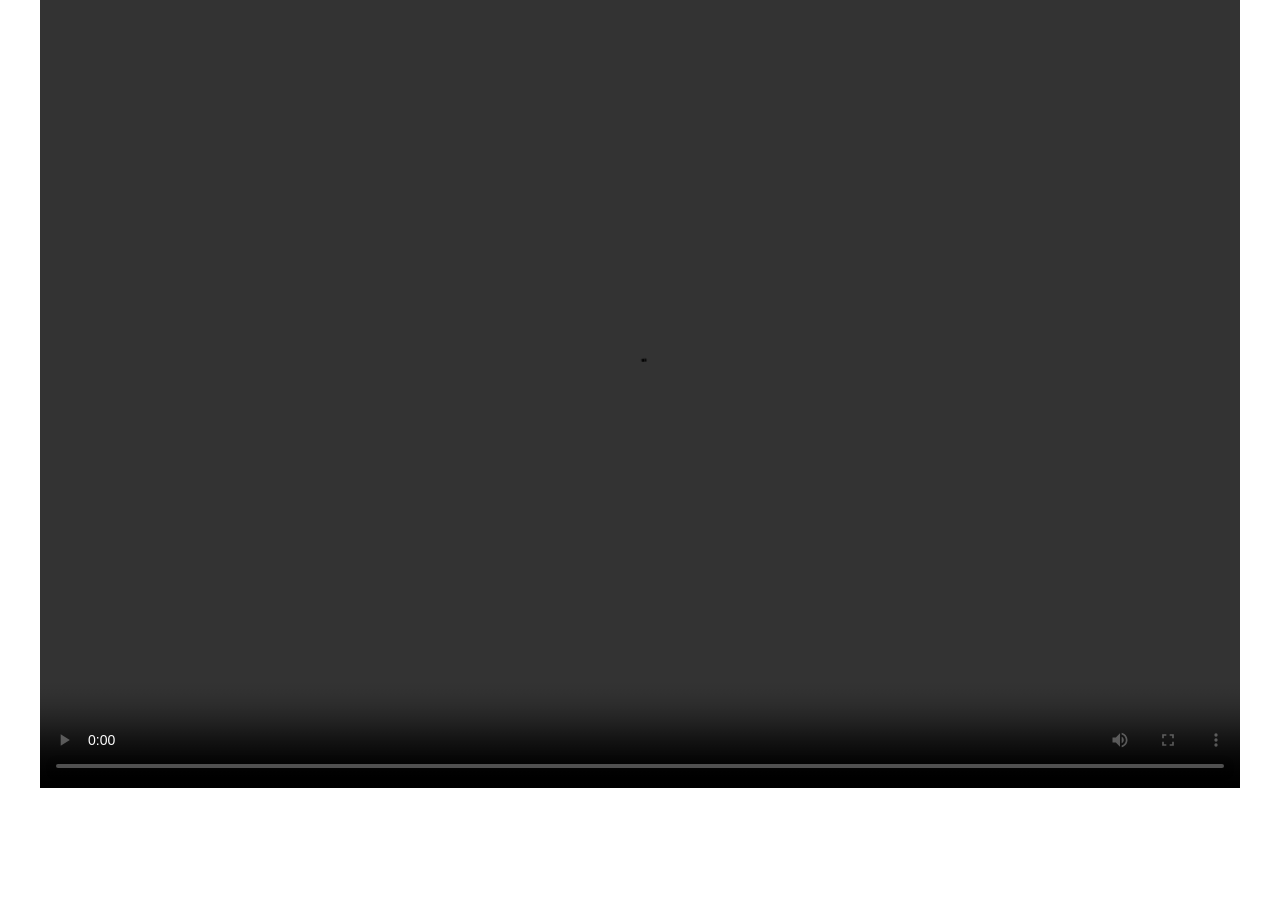
<file: page2.html>
<!DOCTYPE html>
<html lang="en">

<head>
    <meta charset="UTF-8">
    <meta name="viewport" content="width=device-width, initial-scale=1.0">
    <title>Document</title>
    <style type="text/css">
        video {
            max-height: 100%;
            max-width: 100%;
            height: auto;
            width: 100%;
            height: 100%;
            position: absolute;
            top: -120px;
        }

        .box1 {
            width: 1200px;
            height: 900px;
            margin: 0 auto;
            position: relative;
        }
    </style>

</head>

<body>
    <div class="box1">
        <video controls="controls" autoplay="autoplay" loop="true">
            <source src="1.mp4" type="video/mp4">
        </video>
    </div>
</body>

</html>
</file>
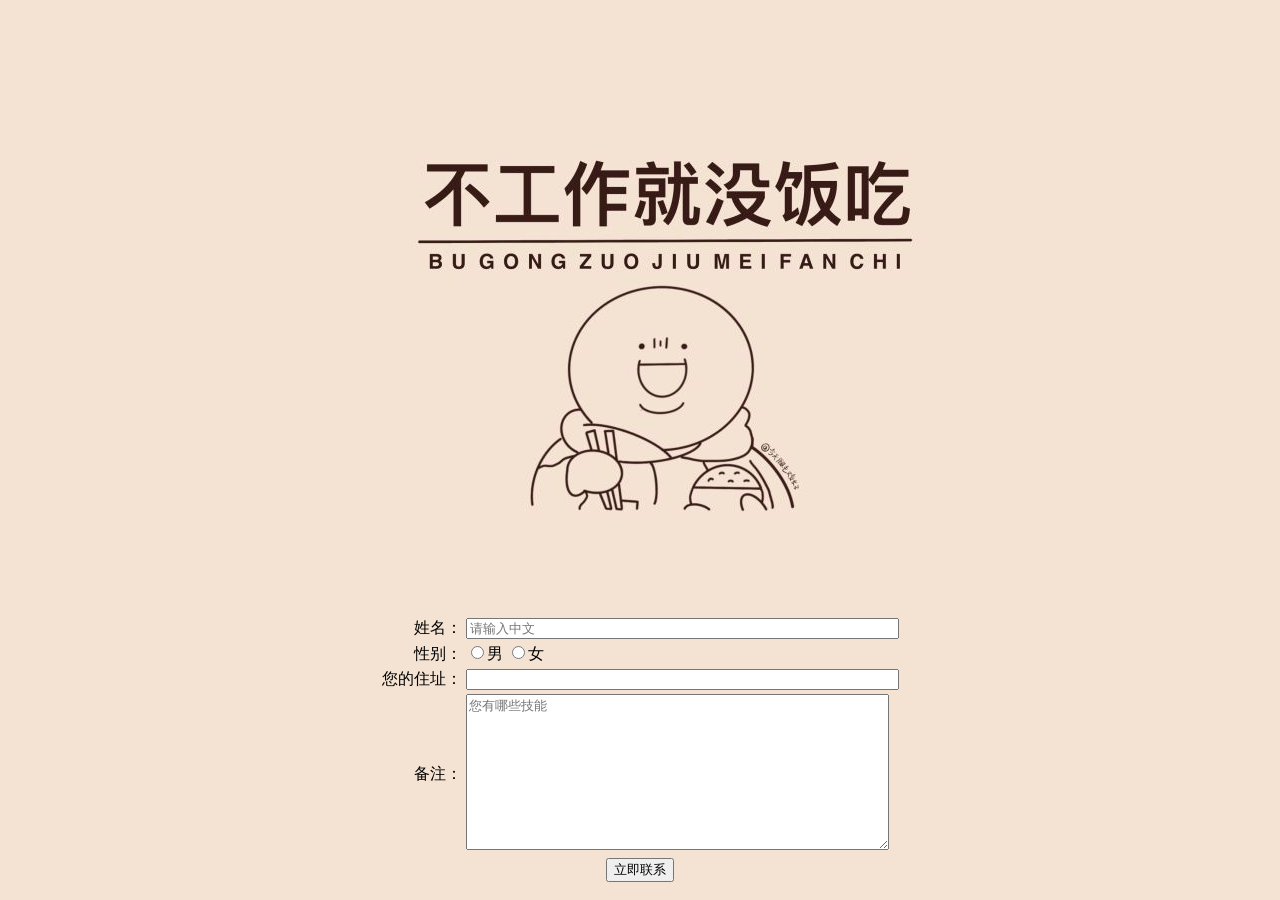
<file: 联系我.html>
<!doctype html>
<html>

<head>
	<meta charset="utf-8">
	<title>无标题文档</title>
	<style type="text/css">
		img {
			width: auto;
			height: auto;
			max-width: 100%;
			max-height: 100%;
			background-size: cover;
			position: relative;
			left: 85px;

		}

		form {
			color: black;
			margin-top: -4px;
		}

		.big_box {
			margin: 0 auto;
			width: 1200px;
			height: 800px;
			border-color: black;
		}

		body {
			background-color: rgb(244, 227, 211);
		}
	</style>
</head>

<body>
	<div class="big_box">
		<img src="2.jpeg">
		<center>
			<form>
				<table>
					<tr>
						<td>
							<label>
								<div align="right" id="name">姓名：</div>
							</label>
						</td>
						<td>
							<input type="text" maxlength="6" size="52" placeholder="请输入中文"><br>
						</td>
					</tr>
					<tr>
						<td>
							<label>
								<div align="right">性别：</div>
							</label>
						</td>
						<td>
							<input type="radio" name="sex">男
							<input type="radio" name="sex">女<br>
						</td>
					</tr>
					<tr>
						<td>
							<label>
								<div align="right" id="address">您的住址：</div>
							</label>
						</td>
						<td>
							<input type="text" maxlength="40" size="52"><br>
						</td>
					</tr>
					<tr>
						<td>
							<label>
								<div align="right">备注：</div>
							</label>
						</td>
						<td>
							<textarea cols="50" rows="10" placeholder="您有哪些技能"></textarea><br>
						</td>
					</tr>
					<tr>
						<td colspan="2" rowspan="2" align="center">
							<input type="button" value="立即联系">
						</td>
					</tr>
				</table>


			</form>
		</center>
	</div>
</body>

</html>
</file>
